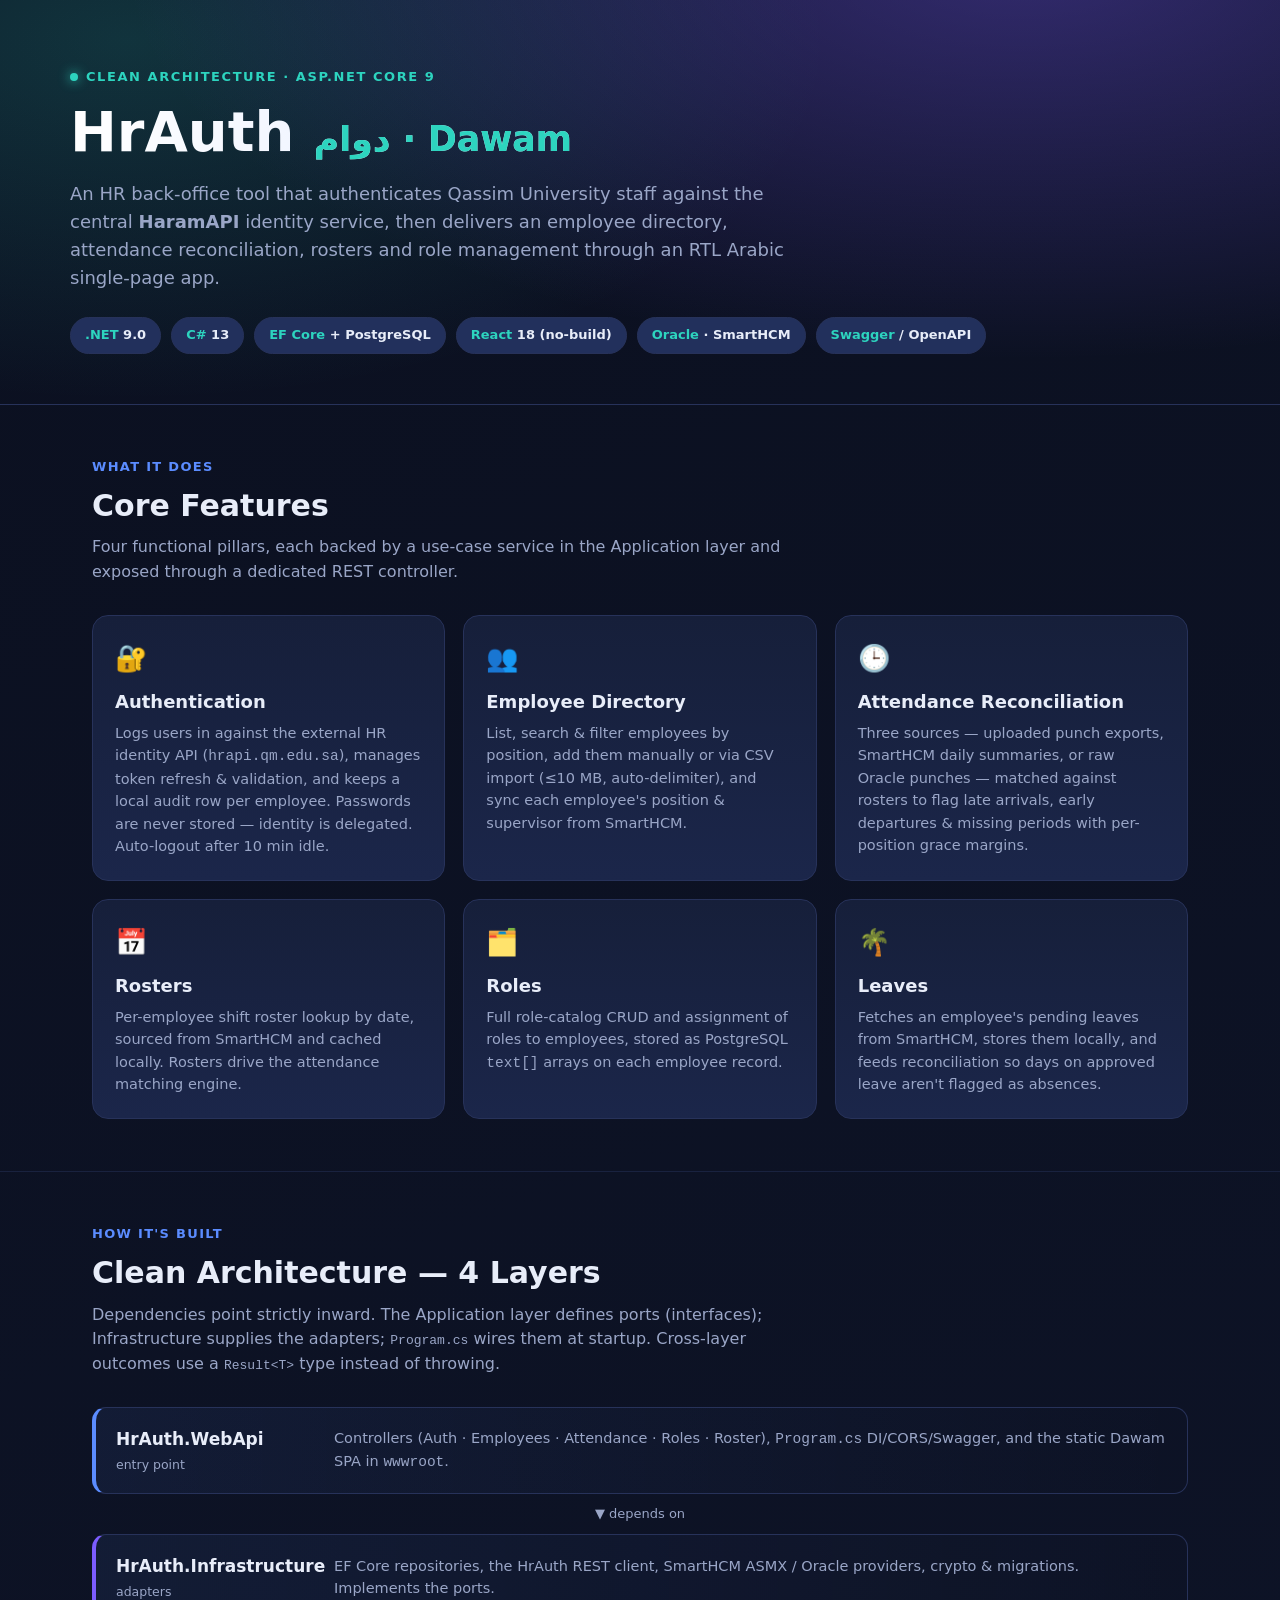
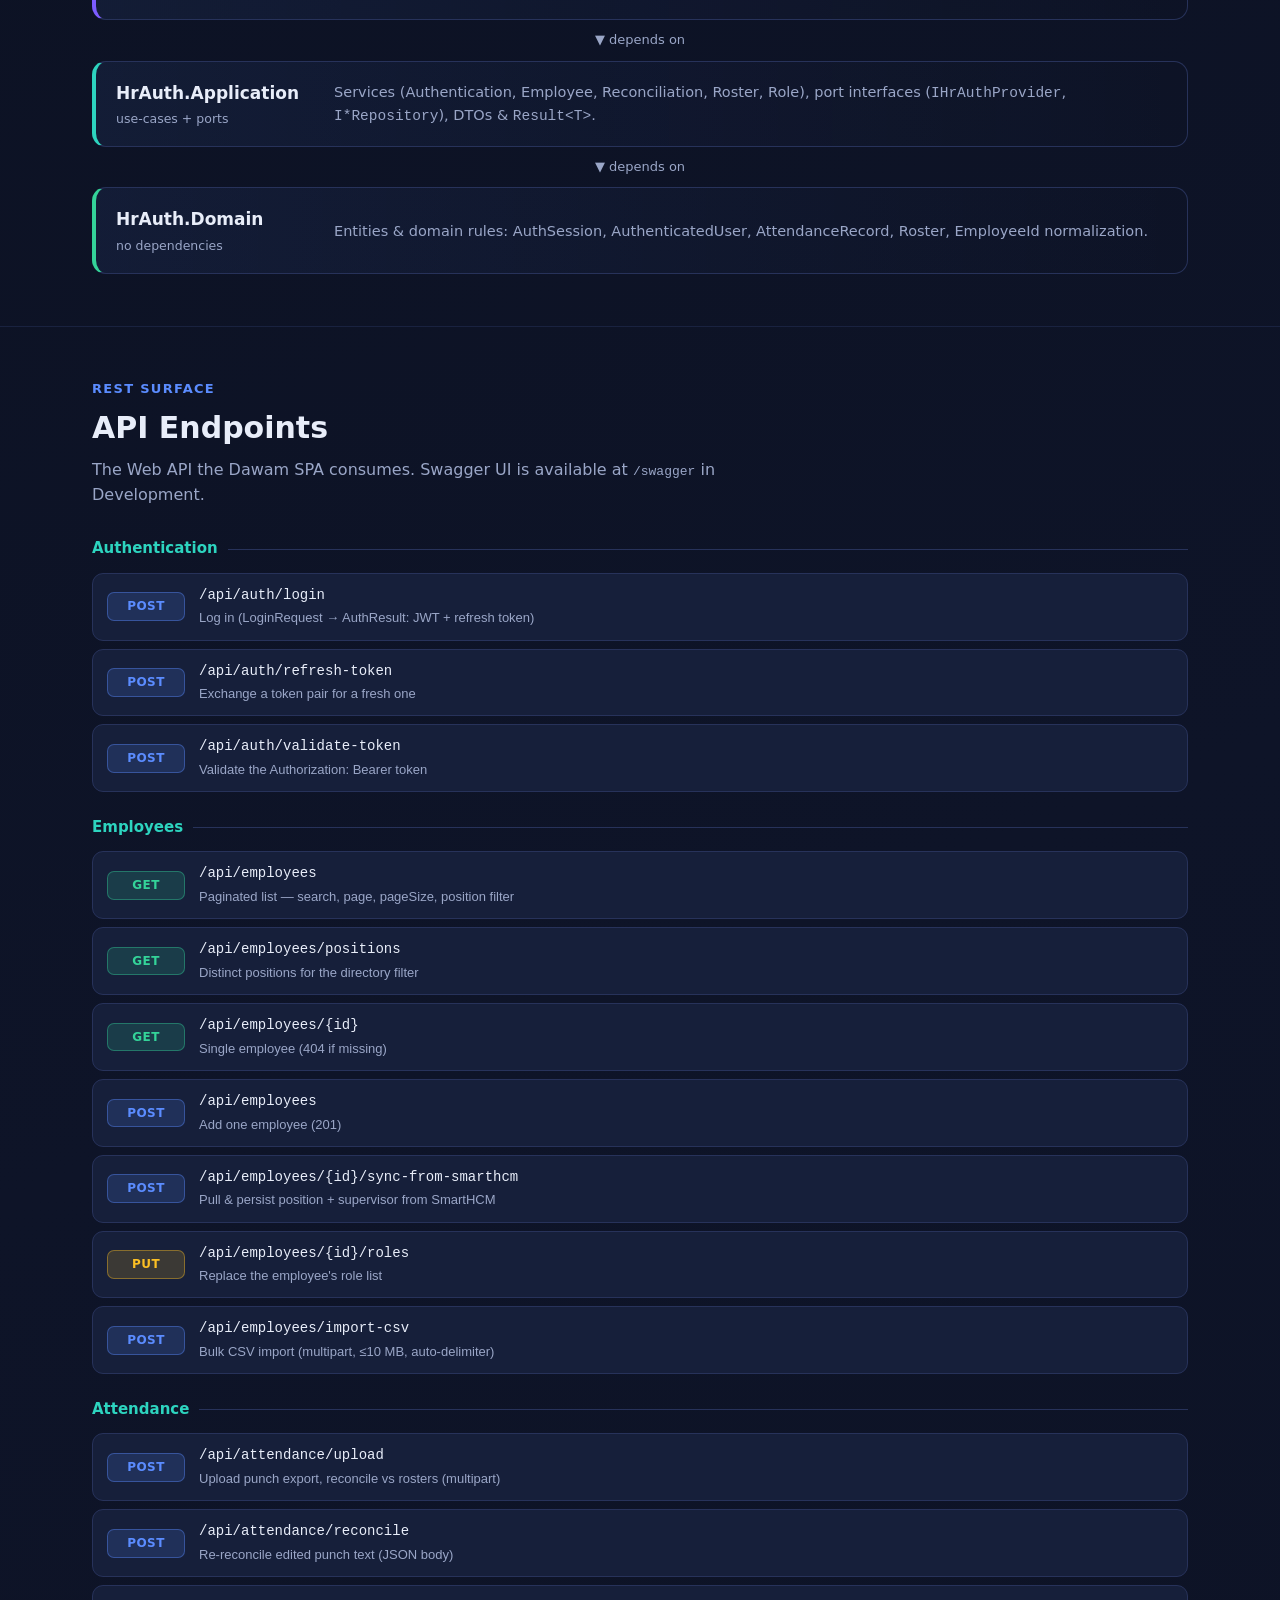
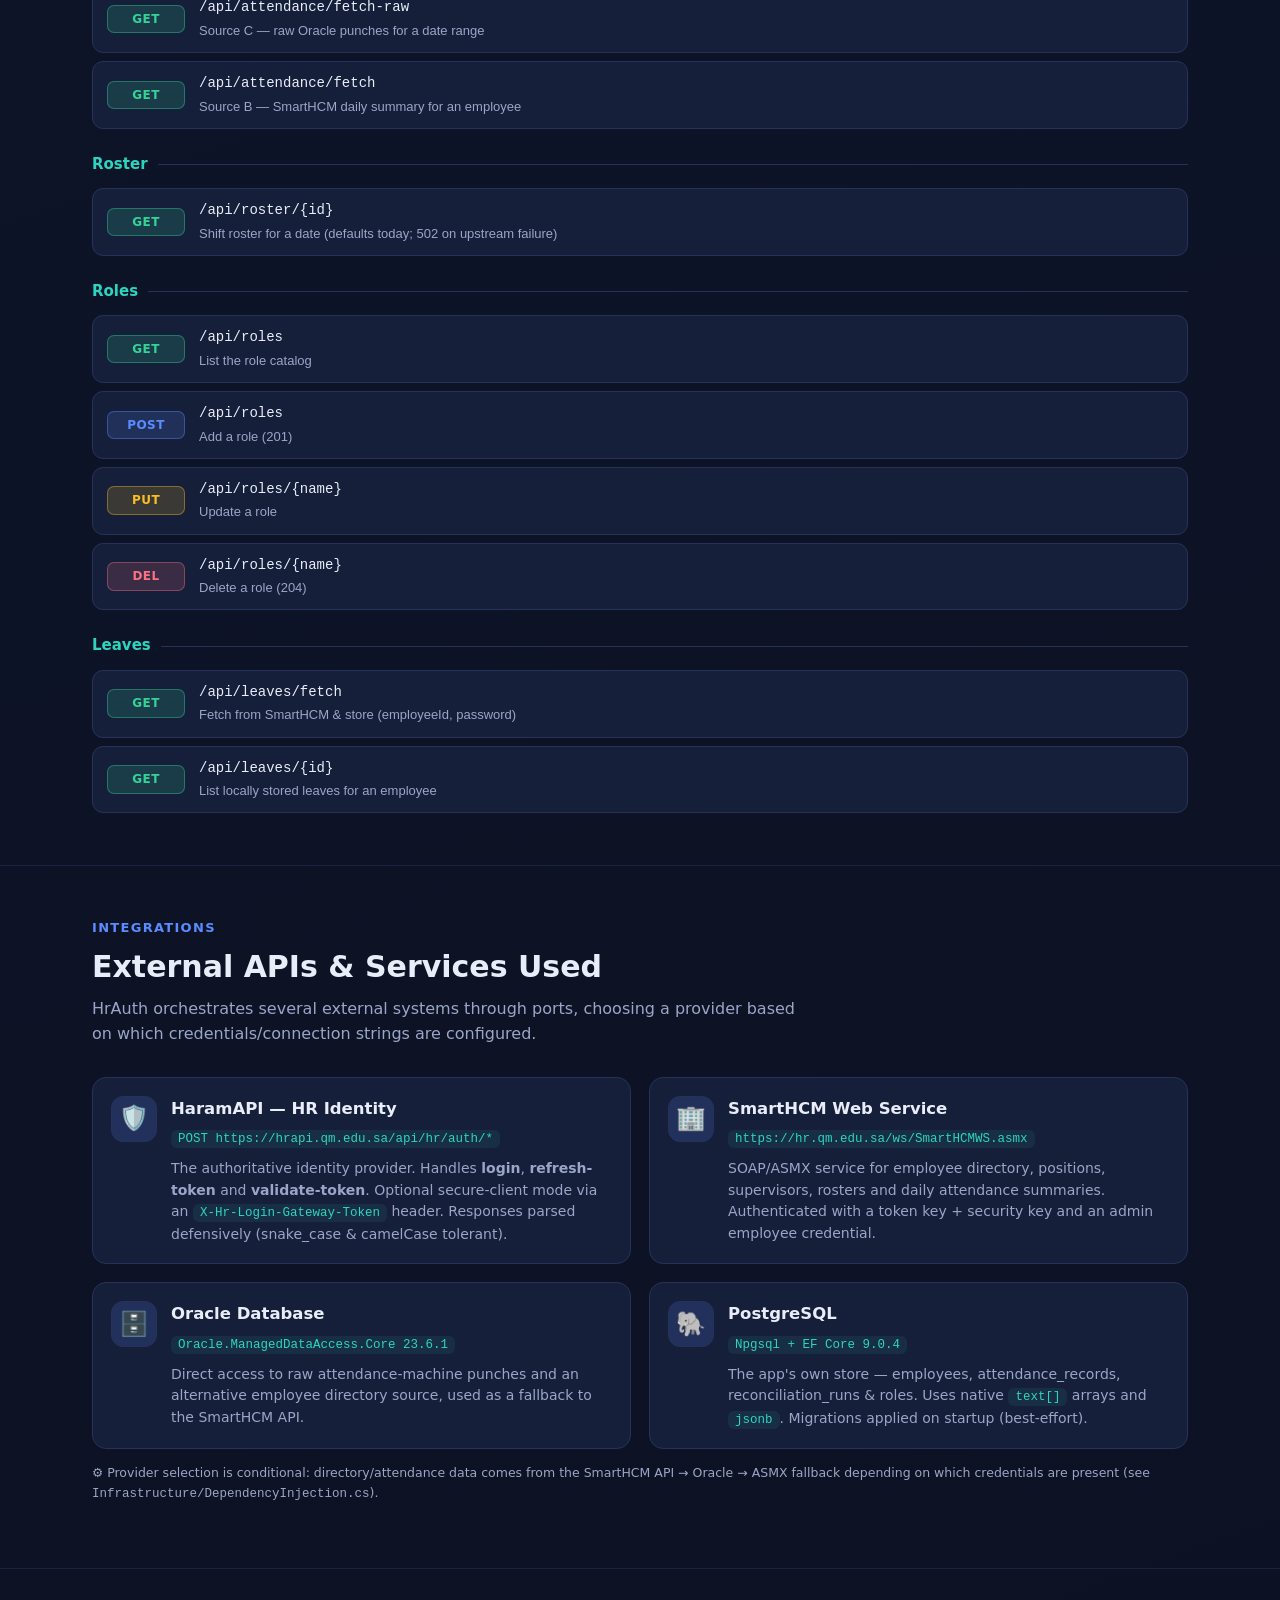
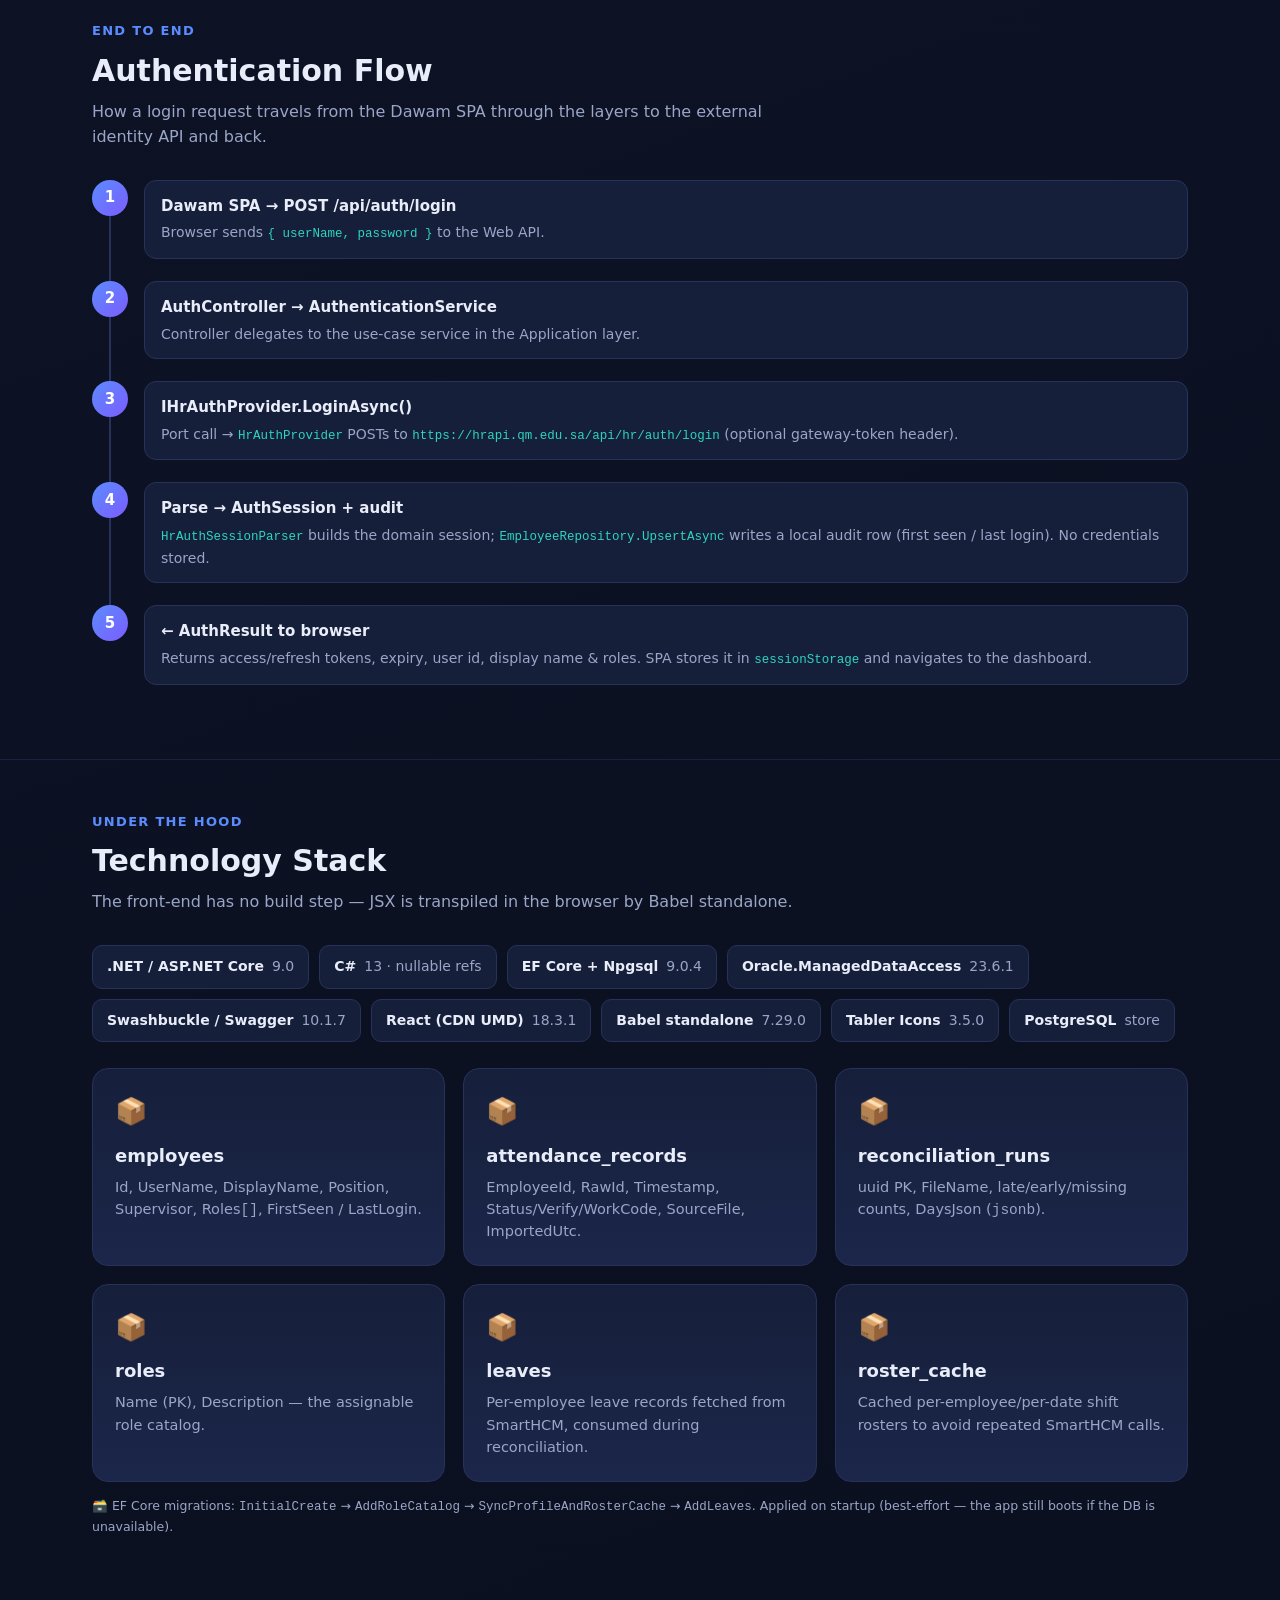
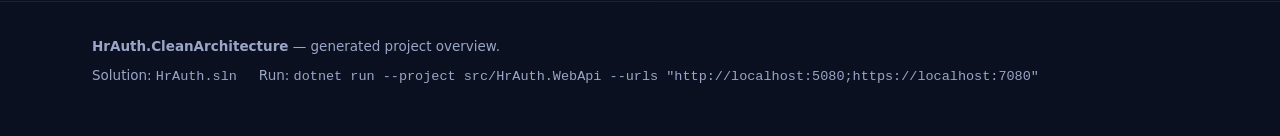
<file: project-overview.html>
<!DOCTYPE html>
<html lang="en" dir="ltr">
<head>
<meta charset="UTF-8">
<meta name="viewport" content="width=device-width, initial-scale=1.0">
<title>HrAuth · Dawam — Project Overview</title>
<style>
  :root{
    --bg:#0b1020; --bg2:#11182e; --card:#161f3a; --card2:#1b264a;
    --ink:#e8edf9; --muted:#9aa6c7; --line:#27325a;
    --brand:#5b8cff; --brand2:#7c5cff; --teal:#2dd4bf; --amber:#fbbf24;
    --green:#34d399; --red:#fb7185; --pill:#22305c;
  }
  *{box-sizing:border-box}
  html{scroll-behavior:smooth}
  body{
    margin:0; font-family:"Segoe UI",system-ui,-apple-system,sans-serif;
    background:linear-gradient(160deg,#0b1020,#0e1428 40%,#0b1020); color:var(--ink);
    line-height:1.55; -webkit-font-smoothing:antialiased;
  }
  a{color:var(--brand); text-decoration:none}
  .wrap{max-width:1140px; margin:0 auto; padding:0 22px}

  /* Hero */
  header.hero{
    position:relative; overflow:hidden;
    background:radial-gradient(900px 400px at 80% -10%,rgba(124,92,255,.35),transparent),
               radial-gradient(700px 360px at 10% 10%,rgba(45,212,191,.18),transparent);
    border-bottom:1px solid var(--line);
  }
  .hero-inner{padding:64px 0 50px}
  .eyebrow{display:inline-flex; gap:8px; align-items:center; font-size:13px; letter-spacing:.12em;
    text-transform:uppercase; color:var(--teal); font-weight:700; margin-bottom:16px}
  .dot{width:8px;height:8px;border-radius:50%;background:var(--teal);box-shadow:0 0 12px var(--teal)}
  h1{font-size:clamp(34px,5vw,56px); margin:0 0 10px; line-height:1.05; font-weight:800;
     background:linear-gradient(90deg,#fff,#bcd0ff); -webkit-background-clip:text; background-clip:text; color:transparent}
  .ar{font-size:.62em; color:var(--teal); -webkit-text-fill-color:var(--teal)}
  .lede{font-size:18px; color:var(--muted); max-width:760px}
  .badges{display:flex; flex-wrap:wrap; gap:10px; margin-top:26px}
  .badge{background:var(--pill); border:1px solid var(--line); color:var(--ink);
    padding:7px 14px; border-radius:999px; font-size:13px; font-weight:600}
  .badge b{color:var(--teal)}

  /* Section */
  section{padding:52px 0; border-bottom:1px solid rgba(39,50,90,.5)}
  .kicker{color:var(--brand); font-weight:700; letter-spacing:.1em; text-transform:uppercase; font-size:13px}
  h2{font-size:30px; margin:6px 0 6px; font-weight:800}
  .sub{color:var(--muted); margin:0 0 30px; max-width:720px}

  .grid{display:grid; gap:18px}
  .g2{grid-template-columns:repeat(2,1fr)}
  .g3{grid-template-columns:repeat(3,1fr)}
  .g4{grid-template-columns:repeat(4,1fr)}
  @media(max-width:880px){.g2,.g3,.g4{grid-template-columns:1fr}}

  .card{background:linear-gradient(180deg,var(--card),var(--card2)); border:1px solid var(--line);
    border-radius:16px; padding:22px; transition:transform .15s ease,border-color .15s ease}
  .card:hover{transform:translateY(-3px); border-color:var(--brand)}
  .card .ico{font-size:26px; margin-bottom:10px}
  .card h3{margin:0 0 6px; font-size:18px}
  .card p{margin:0; color:var(--muted); font-size:14.5px}

  /* Architecture layers */
  .layers{display:flex; flex-direction:column; gap:14px}
  .layer{display:grid; grid-template-columns:200px 1fr; gap:18px; align-items:center;
    border:1px solid var(--line); border-radius:14px; padding:18px 20px; position:relative;
    background:linear-gradient(90deg,rgba(91,140,255,.08),transparent)}
  .layer .name{font-weight:800; font-size:17px}
  .layer .name small{display:block; color:var(--muted); font-weight:500; font-size:12.5px; margin-top:3px}
  .layer .desc{color:var(--muted); font-size:14.5px}
  .layer.l1{border-left:4px solid var(--brand)}
  .layer.l2{border-left:4px solid var(--brand2)}
  .layer.l3{border-left:4px solid var(--teal)}
  .layer.l4{border-left:4px solid var(--green)}
  .arrow{text-align:center; color:var(--muted); font-size:13px; margin:-4px 0}
  @media(max-width:880px){.layer{grid-template-columns:1fr; gap:6px}}

  /* API table */
  .api{display:flex; flex-direction:column; gap:8px}
  .ep{display:grid; grid-template-columns:78px 1fr; gap:14px; align-items:center;
    border:1px solid var(--line); border-radius:11px; padding:11px 14px; background:var(--card)}
  .ep:hover{border-color:var(--brand)}
  .m{font-weight:800; font-size:12px; text-align:center; padding:4px 0; border-radius:7px; letter-spacing:.04em}
  .GET{background:rgba(52,211,153,.16); color:var(--green); border:1px solid rgba(52,211,153,.4)}
  .POST{background:rgba(91,140,255,.16); color:var(--brand); border:1px solid rgba(91,140,255,.4)}
  .PUT{background:rgba(251,191,36,.16); color:var(--amber); border:1px solid rgba(251,191,36,.4)}
  .route{font-family:"Cascadia Code",Consolas,monospace; font-size:14px}
  .route span{color:var(--muted); display:block; font-family:"Segoe UI",sans-serif; font-size:13px; margin-top:2px}

  .grp-h{display:flex; align-items:center; gap:10px; margin:24px 0 12px; font-size:15px; font-weight:700; color:var(--teal)}
  .grp-h::after{content:""; flex:1; height:1px; background:var(--line)}

  /* External APIs */
  .ext{display:grid; grid-template-columns:46px 1fr; gap:14px; align-items:flex-start;
    border:1px solid var(--line); border-radius:14px; padding:18px; background:var(--card)}
  .ext .e{font-size:24px; width:46px;height:46px; display:grid;place-items:center;
    background:var(--pill); border-radius:12px; border:1px solid var(--line)}
  .ext h3{margin:0 0 4px; font-size:16.5px}
  .ext code{font-family:Consolas,monospace; font-size:12.5px; color:var(--teal); background:rgba(45,212,191,.08);
    padding:2px 7px; border-radius:6px}
  .ext p{margin:8px 0 0; color:var(--muted); font-size:14px}

  /* tech chips */
  .tech{display:flex; flex-wrap:wrap; gap:10px}
  .chip{display:flex; gap:8px; align-items:center; background:var(--card); border:1px solid var(--line);
    border-radius:10px; padding:10px 14px; font-size:14px}
  .chip b{color:var(--ink)} .chip span{color:var(--muted)}

  /* flow */
  .flow{display:flex; flex-direction:column; gap:0}
  .step{display:grid; grid-template-columns:36px 1fr; gap:16px; padding:0 0 22px; position:relative}
  .step:not(:last-child)::before{content:""; position:absolute; left:17px; top:34px; bottom:-2px; width:2px; background:var(--line)}
  .num{width:36px;height:36px;border-radius:50%; display:grid;place-items:center; font-weight:800;
    background:linear-gradient(135deg,var(--brand),var(--brand2)); color:#fff; font-size:15px; z-index:1}
  .step .b{background:var(--card); border:1px solid var(--line); border-radius:12px; padding:13px 16px}
  .step .b b{font-size:15px} .step .b p{margin:4px 0 0; color:var(--muted); font-size:14px}
  .step .b code{font-family:Consolas,monospace; font-size:12.5px; color:var(--teal)}

  footer{padding:34px 0 60px; color:var(--muted); font-size:13.5px}
  .meta{display:flex; flex-wrap:wrap; gap:8px 22px; margin-top:8px}
  .note{font-size:12.5px; color:var(--muted); margin-top:14px}
</style>
</head>
<body>

<header class="hero">
  <div class="wrap hero-inner">
    <div class="eyebrow"><span class="dot"></span> Clean Architecture · ASP.NET Core 9</div>
    <h1>HrAuth <span class="ar">دوام · Dawam</span></h1>
    <p class="lede">An HR back-office tool that authenticates Qassim University staff against the central
      <b>HaramAPI</b> identity service, then delivers an employee directory, attendance reconciliation,
      rosters and role management through an RTL Arabic single-page app.</p>
    <div class="badges">
      <span class="badge"><b>.NET</b> 9.0</span>
      <span class="badge"><b>C#</b> 13</span>
      <span class="badge"><b>EF Core</b> + PostgreSQL</span>
      <span class="badge"><b>React</b> 18 (no-build)</span>
      <span class="badge"><b>Oracle</b> · SmartHCM</span>
      <span class="badge"><b>Swagger</b> / OpenAPI</span>
    </div>
  </div>
</header>

<!-- FEATURES -->
<section id="features">
  <div class="wrap">
    <div class="kicker">What it does</div>
    <h2>Core Features</h2>
    <p class="sub">Four functional pillars, each backed by a use-case service in the Application layer and exposed through a dedicated REST controller.</p>
    <div class="grid g3">
      <div class="card">
        <div class="ico">🔐</div>
        <h3>Authentication</h3>
        <p>Logs users in against the external HR identity API (<code>hrapi.qm.edu.sa</code>), manages token refresh &amp; validation, and keeps a local audit row per employee. Passwords are never stored — identity is delegated. Auto-logout after 10 min idle.</p>
      </div>
      <div class="card">
        <div class="ico">👥</div>
        <h3>Employee Directory</h3>
        <p>List, search &amp; filter employees by position, add them manually or via CSV import (≤10&nbsp;MB, auto-delimiter), and sync each employee's position &amp; supervisor from SmartHCM.</p>
      </div>
      <div class="card">
        <div class="ico">🕒</div>
        <h3>Attendance Reconciliation</h3>
        <p>Three sources — uploaded punch exports, SmartHCM daily summaries, or raw Oracle punches — matched against rosters to flag late arrivals, early departures &amp; missing periods with per-position grace margins.</p>
      </div>
      <div class="card">
        <div class="ico">📅</div>
        <h3>Rosters</h3>
        <p>Per-employee shift roster lookup by date, sourced from SmartHCM and cached locally. Rosters drive the attendance matching engine.</p>
      </div>
      <div class="card">
        <div class="ico">🗂️</div>
        <h3>Roles</h3>
        <p>Full role-catalog CRUD and assignment of roles to employees, stored as PostgreSQL <code>text[]</code> arrays on each employee record.</p>
      </div>
      <div class="card">
        <div class="ico">🌴</div>
        <h3>Leaves</h3>
        <p>Fetches an employee's pending leaves from SmartHCM, stores them locally, and feeds reconciliation so days on approved leave aren't flagged as absences.</p>
      </div>
    </div>
  </div>
</section>

<!-- ARCHITECTURE -->
<section id="architecture">
  <div class="wrap">
    <div class="kicker">How it's built</div>
    <h2>Clean Architecture — 4 Layers</h2>
    <p class="sub">Dependencies point strictly inward. The Application layer defines ports (interfaces); Infrastructure supplies the adapters; <code>Program.cs</code> wires them at startup. Cross-layer outcomes use a <code>Result&lt;T&gt;</code> type instead of throwing.</p>
    <div class="layers">
      <div class="layer l1">
        <div class="name">HrAuth.WebApi <small>entry point</small></div>
        <div class="desc">Controllers (Auth · Employees · Attendance · Roles · Roster), <code>Program.cs</code> DI/CORS/Swagger, and the static Dawam SPA in <code>wwwroot</code>.</div>
      </div>
      <div class="arrow">▼ depends on</div>
      <div class="layer l2">
        <div class="name">HrAuth.Infrastructure <small>adapters</small></div>
        <div class="desc">EF Core repositories, the HrAuth REST client, SmartHCM ASMX / Oracle providers, crypto &amp; migrations. Implements the ports.</div>
      </div>
      <div class="arrow">▼ depends on</div>
      <div class="layer l3">
        <div class="name">HrAuth.Application <small>use-cases + ports</small></div>
        <div class="desc">Services (Authentication, Employee, Reconciliation, Roster, Role), port interfaces (<code>IHrAuthProvider</code>, <code>I*Repository</code>), DTOs &amp; <code>Result&lt;T&gt;</code>.</div>
      </div>
      <div class="arrow">▼ depends on</div>
      <div class="layer l4">
        <div class="name">HrAuth.Domain <small>no dependencies</small></div>
        <div class="desc">Entities &amp; domain rules: AuthSession, AuthenticatedUser, AttendanceRecord, Roster, EmployeeId normalization.</div>
      </div>
    </div>
  </div>
</section>

<!-- INTERNAL API -->
<section id="api">
  <div class="wrap">
    <div class="kicker">REST surface</div>
    <h2>API Endpoints</h2>
    <p class="sub">The Web API the Dawam SPA consumes. Swagger UI is available at <code>/swagger</code> in Development.</p>

    <div class="grp-h">Authentication</div>
    <div class="api">
      <div class="ep"><div class="m POST">POST</div><div class="route">/api/auth/login<span>Log in (LoginRequest → AuthResult: JWT + refresh token)</span></div></div>
      <div class="ep"><div class="m POST">POST</div><div class="route">/api/auth/refresh-token<span>Exchange a token pair for a fresh one</span></div></div>
      <div class="ep"><div class="m POST">POST</div><div class="route">/api/auth/validate-token<span>Validate the Authorization: Bearer token</span></div></div>
    </div>

    <div class="grp-h">Employees</div>
    <div class="api">
      <div class="ep"><div class="m GET">GET</div><div class="route">/api/employees<span>Paginated list — search, page, pageSize, position filter</span></div></div>
      <div class="ep"><div class="m GET">GET</div><div class="route">/api/employees/positions<span>Distinct positions for the directory filter</span></div></div>
      <div class="ep"><div class="m GET">GET</div><div class="route">/api/employees/{id}<span>Single employee (404 if missing)</span></div></div>
      <div class="ep"><div class="m POST">POST</div><div class="route">/api/employees<span>Add one employee (201)</span></div></div>
      <div class="ep"><div class="m POST">POST</div><div class="route">/api/employees/{id}/sync-from-smarthcm<span>Pull &amp; persist position + supervisor from SmartHCM</span></div></div>
      <div class="ep"><div class="m PUT">PUT</div><div class="route">/api/employees/{id}/roles<span>Replace the employee's role list</span></div></div>
      <div class="ep"><div class="m POST">POST</div><div class="route">/api/employees/import-csv<span>Bulk CSV import (multipart, ≤10 MB, auto-delimiter)</span></div></div>
    </div>

    <div class="grp-h">Attendance</div>
    <div class="api">
      <div class="ep"><div class="m POST">POST</div><div class="route">/api/attendance/upload<span>Upload punch export, reconcile vs rosters (multipart)</span></div></div>
      <div class="ep"><div class="m POST">POST</div><div class="route">/api/attendance/reconcile<span>Re-reconcile edited punch text (JSON body)</span></div></div>
      <div class="ep"><div class="m GET">GET</div><div class="route">/api/attendance/fetch-raw<span>Source C — raw Oracle punches for a date range</span></div></div>
      <div class="ep"><div class="m GET">GET</div><div class="route">/api/attendance/fetch<span>Source B — SmartHCM daily summary for an employee</span></div></div>
    </div>

    <div class="grp-h">Roster</div>
    <div class="api">
      <div class="ep"><div class="m GET">GET</div><div class="route">/api/roster/{id}<span>Shift roster for a date (defaults today; 502 on upstream failure)</span></div></div>
    </div>

    <div class="grp-h">Roles</div>
    <div class="api">
      <div class="ep"><div class="m GET">GET</div><div class="route">/api/roles<span>List the role catalog</span></div></div>
      <div class="ep"><div class="m POST">POST</div><div class="route">/api/roles<span>Add a role (201)</span></div></div>
      <div class="ep"><div class="m PUT">PUT</div><div class="route">/api/roles/{name}<span>Update a role</span></div></div>
      <div class="ep"><div class="m PUT" style="background:rgba(251,113,133,.16);color:var(--red);border-color:rgba(251,113,133,.4)">DEL</div><div class="route">/api/roles/{name}<span>Delete a role (204)</span></div></div>
    </div>

    <div class="grp-h">Leaves</div>
    <div class="api">
      <div class="ep"><div class="m GET">GET</div><div class="route">/api/leaves/fetch<span>Fetch from SmartHCM &amp; store (employeeId, password)</span></div></div>
      <div class="ep"><div class="m GET">GET</div><div class="route">/api/leaves/{id}<span>List locally stored leaves for an employee</span></div></div>
    </div>
  </div>
</section>

<!-- EXTERNAL APIS -->
<section id="external">
  <div class="wrap">
    <div class="kicker">Integrations</div>
    <h2>External APIs &amp; Services Used</h2>
    <p class="sub">HrAuth orchestrates several external systems through ports, choosing a provider based on which credentials/connection strings are configured.</p>
    <div class="grid g2">
      <div class="ext">
        <div class="e">🛡️</div>
        <div>
          <h3>HaramAPI — HR Identity</h3>
          <code>POST https://hrapi.qm.edu.sa/api/hr/auth/*</code>
          <p>The authoritative identity provider. Handles <b>login</b>, <b>refresh-token</b> and <b>validate-token</b>. Optional secure-client mode via an <code>X-Hr-Login-Gateway-Token</code> header. Responses parsed defensively (snake_case &amp; camelCase tolerant).</p>
        </div>
      </div>
      <div class="ext">
        <div class="e">🏢</div>
        <div>
          <h3>SmartHCM Web Service</h3>
          <code>https://hr.qm.edu.sa/ws/SmartHCMWS.asmx</code>
          <p>SOAP/ASMX service for employee directory, positions, supervisors, rosters and daily attendance summaries. Authenticated with a token key + security key and an admin employee credential.</p>
        </div>
      </div>
      <div class="ext">
        <div class="e">🗄️</div>
        <div>
          <h3>Oracle Database</h3>
          <code>Oracle.ManagedDataAccess.Core 23.6.1</code>
          <p>Direct access to raw attendance-machine punches and an alternative employee directory source, used as a fallback to the SmartHCM API.</p>
        </div>
      </div>
      <div class="ext">
        <div class="e">🐘</div>
        <div>
          <h3>PostgreSQL</h3>
          <code>Npgsql + EF Core 9.0.4</code>
          <p>The app's own store — employees, attendance_records, reconciliation_runs &amp; roles. Uses native <code>text[]</code> arrays and <code>jsonb</code>. Migrations applied on startup (best-effort).</p>
        </div>
      </div>
    </div>
    <p class="note">⚙️ Provider selection is conditional: directory/attendance data comes from the SmartHCM API → Oracle → ASMX fallback depending on which credentials are present (see <code>Infrastructure/DependencyInjection.cs</code>).</p>
  </div>
</section>

<!-- AUTH FLOW -->
<section id="flow">
  <div class="wrap">
    <div class="kicker">End to end</div>
    <h2>Authentication Flow</h2>
    <p class="sub">How a login request travels from the Dawam SPA through the layers to the external identity API and back.</p>
    <div class="flow">
      <div class="step"><div class="num">1</div><div class="b"><b>Dawam SPA → POST /api/auth/login</b><p>Browser sends <code>{ userName, password }</code> to the Web API.</p></div></div>
      <div class="step"><div class="num">2</div><div class="b"><b>AuthController → AuthenticationService</b><p>Controller delegates to the use-case service in the Application layer.</p></div></div>
      <div class="step"><div class="num">3</div><div class="b"><b>IHrAuthProvider.LoginAsync()</b><p>Port call → <code>HrAuthProvider</code> POSTs to <code>https://hrapi.qm.edu.sa/api/hr/auth/login</code> (optional gateway-token header).</p></div></div>
      <div class="step"><div class="num">4</div><div class="b"><b>Parse → AuthSession + audit</b><p><code>HrAuthSessionParser</code> builds the domain session; <code>EmployeeRepository.UpsertAsync</code> writes a local audit row (first seen / last login). No credentials stored.</p></div></div>
      <div class="step"><div class="num">5</div><div class="b"><b>← AuthResult to browser</b><p>Returns access/refresh tokens, expiry, user id, display name &amp; roles. SPA stores it in <code>sessionStorage</code> and navigates to the dashboard.</p></div></div>
    </div>
  </div>
</section>

<!-- TECH STACK -->
<section id="stack">
  <div class="wrap">
    <div class="kicker">Under the hood</div>
    <h2>Technology Stack</h2>
    <p class="sub">The front-end has no build step — JSX is transpiled in the browser by Babel standalone.</p>
    <div class="tech">
      <div class="chip"><b>.NET / ASP.NET Core</b><span>9.0</span></div>
      <div class="chip"><b>C#</b><span>13 · nullable refs</span></div>
      <div class="chip"><b>EF Core + Npgsql</b><span>9.0.4</span></div>
      <div class="chip"><b>Oracle.ManagedDataAccess</b><span>23.6.1</span></div>
      <div class="chip"><b>Swashbuckle / Swagger</b><span>10.1.7</span></div>
      <div class="chip"><b>React (CDN UMD)</b><span>18.3.1</span></div>
      <div class="chip"><b>Babel standalone</b><span>7.29.0</span></div>
      <div class="chip"><b>Tabler Icons</b><span>3.5.0</span></div>
      <div class="chip"><b>PostgreSQL</b><span>store</span></div>
    </div>

    <div class="grid g3" style="margin-top:26px">
      <div class="card"><div class="ico">📦</div><h3>employees</h3><p>Id, UserName, DisplayName, Position, Supervisor, Roles<code>[]</code>, FirstSeen / LastLogin.</p></div>
      <div class="card"><div class="ico">📦</div><h3>attendance_records</h3><p>EmployeeId, RawId, Timestamp, Status/Verify/WorkCode, SourceFile, ImportedUtc.</p></div>
      <div class="card"><div class="ico">📦</div><h3>reconciliation_runs</h3><p>uuid PK, FileName, late/early/missing counts, DaysJson (<code>jsonb</code>).</p></div>
      <div class="card"><div class="ico">📦</div><h3>roles</h3><p>Name (PK), Description — the assignable role catalog.</p></div>
      <div class="card"><div class="ico">📦</div><h3>leaves</h3><p>Per-employee leave records fetched from SmartHCM, consumed during reconciliation.</p></div>
      <div class="card"><div class="ico">📦</div><h3>roster_cache</h3><p>Cached per-employee/per-date shift rosters to avoid repeated SmartHCM calls.</p></div>
    </div>
    <p class="note">🗃️ EF Core migrations: <code>InitialCreate</code> → <code>AddRoleCatalog</code> → <code>SyncProfileAndRosterCache</code> → <code>AddLeaves</code>. Applied on startup (best-effort — the app still boots if the DB is unavailable).</p>
  </div>
</section>

<footer>
  <div class="wrap">
    <b>HrAuth.CleanArchitecture</b> — generated project overview.
    <div class="meta">
      <span>Solution: <code>HrAuth.sln</code></span>
      <span>Run: <code>dotnet run --project src/HrAuth.WebApi --urls "http://localhost:5080;https://localhost:7080"</code></span>
    </div>
  </div>
</footer>

</body>
</html>
</file>
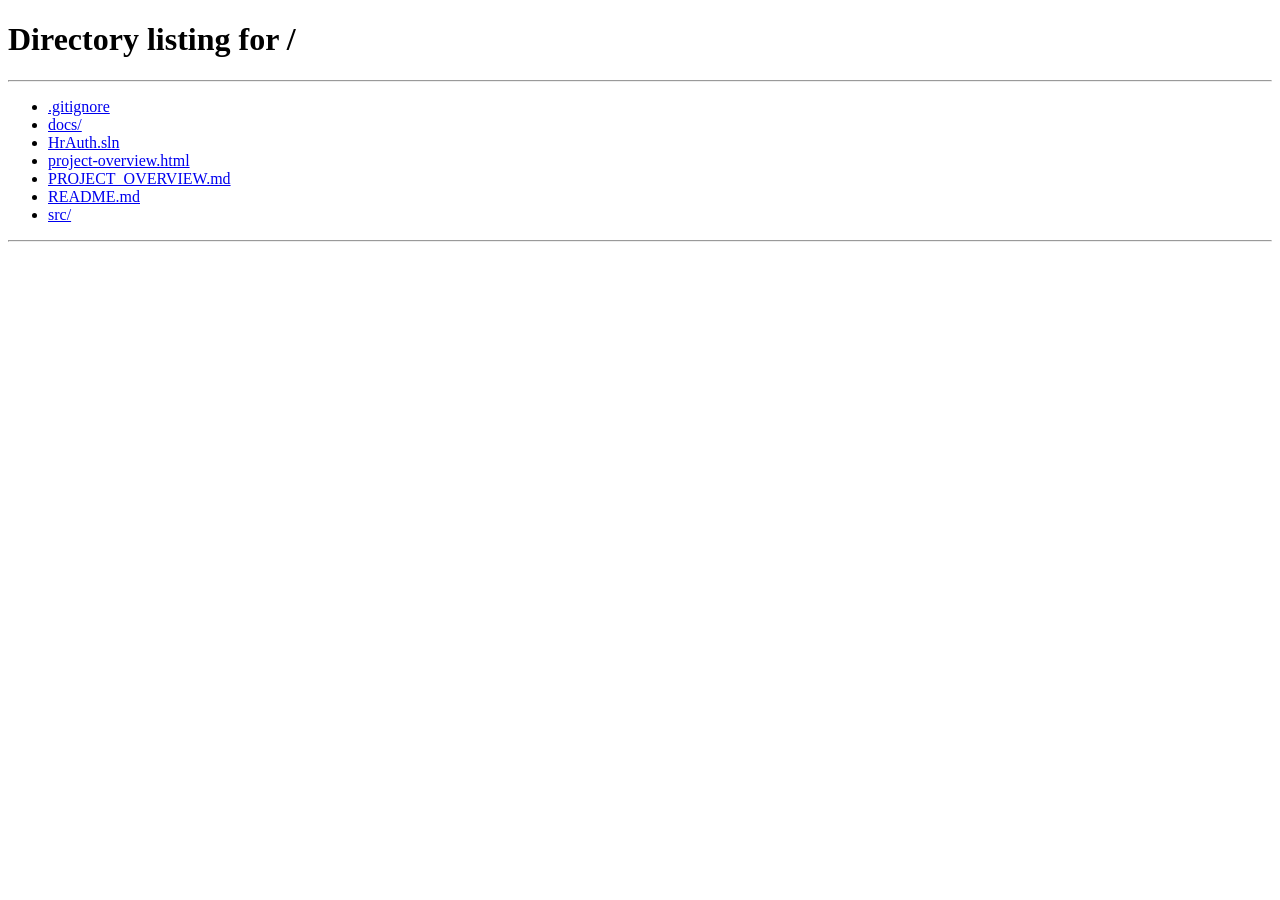
<file: src/HrAuth.WebApi/wwwroot/absent-report.html>
<!DOCTYPE html>
<html lang="en">
<head>
  <meta charset="UTF-8" />
  <meta name="viewport" content="width=device-width, initial-scale=1.0" />
  <title>HrAuth — Daily Absent Report</title>
  <link rel="stylesheet" href="styles.css" />
</head>
<body>
  <header class="topbar">
    <div class="topbar-brand">
      <div class="brand-mark sm">HR</div><span>HrAuth</span>
    </div>
    <nav class="topnav">
      <a href="dashboard.html">Dashboard</a>
      <a href="roster.html">Roster</a>
      <a href="upload.html">Upload attendance</a>
      <a href="employees.html">Employees</a>
      <a href="roles.html">Roles</a>
      <a href="reconciliation.html">Reconciliation</a>
      <a href="absent-report.html" class="active">Absent report</a>
    </nav>
    <div class="topbar-user">
      <span id="topbar-username" class="muted"></span>
      <button id="logout-btn" class="btn btn-ghost btn-sm">Sign out</button>
    </div>
  </header>

  <main class="dashboard">
    <section class="hero card">
      <div>
        <p class="muted">Teaching staff / admin</p>
        <h2>Daily absent report</h2>
        <p class="muted small">
          One row per employee / day / period group with no attendance
          (morning = periods 1–3, evening = 4–6). Source: SmartHCM.
        </p>
      </div>
    </section>

    <section class="card">
      <h3>Report range</h3>
      <div class="roster-controls">
        <div>
          <label for="from">From</label>
          <input id="from" type="date" />
        </div>
        <div>
          <label for="to">To</label>
          <input id="to" type="date" />
        </div>
        <div>
          <label for="employeeId">Employee ID (optional)</label>
          <input id="employeeId" type="text" placeholder="all employees" />
        </div>
        <button id="load-btn" class="btn btn-primary btn-inline">
          <span class="btn-label">Load report</span>
          <span class="spinner" hidden></span>
        </button>
      </div>
      <p id="report-error" class="error" hidden></p>
    </section>

    <section id="report-section" class="card" hidden>
      <div class="shift-head">
        <h3>Absences</h3>
        <span id="report-meta" class="muted small"></span>
      </div>
      <div class="table-wrap">
        <table class="data">
          <thead>
            <tr>
              <th>Date</th><th>Employee</th><th>Name</th><th>Position</th>
              <th>Department</th><th>Group</th><th>Periods</th>
              <th>Required h</th><th>Present h</th><th>Leave h</th>
              <th>Status</th><th></th>
            </tr>
          </thead>
          <tbody id="report-rows"></tbody>
        </table>
      </div>
    </section>

    <section id="empty-section" class="card" hidden>
      <p class="muted">No absences found for the selected range. 🎉</p>
    </section>
  </main>

  <p id="toast" class="toast" hidden></p>
  <script src="absent-report.js"></script>
</body>
</html>
</file>
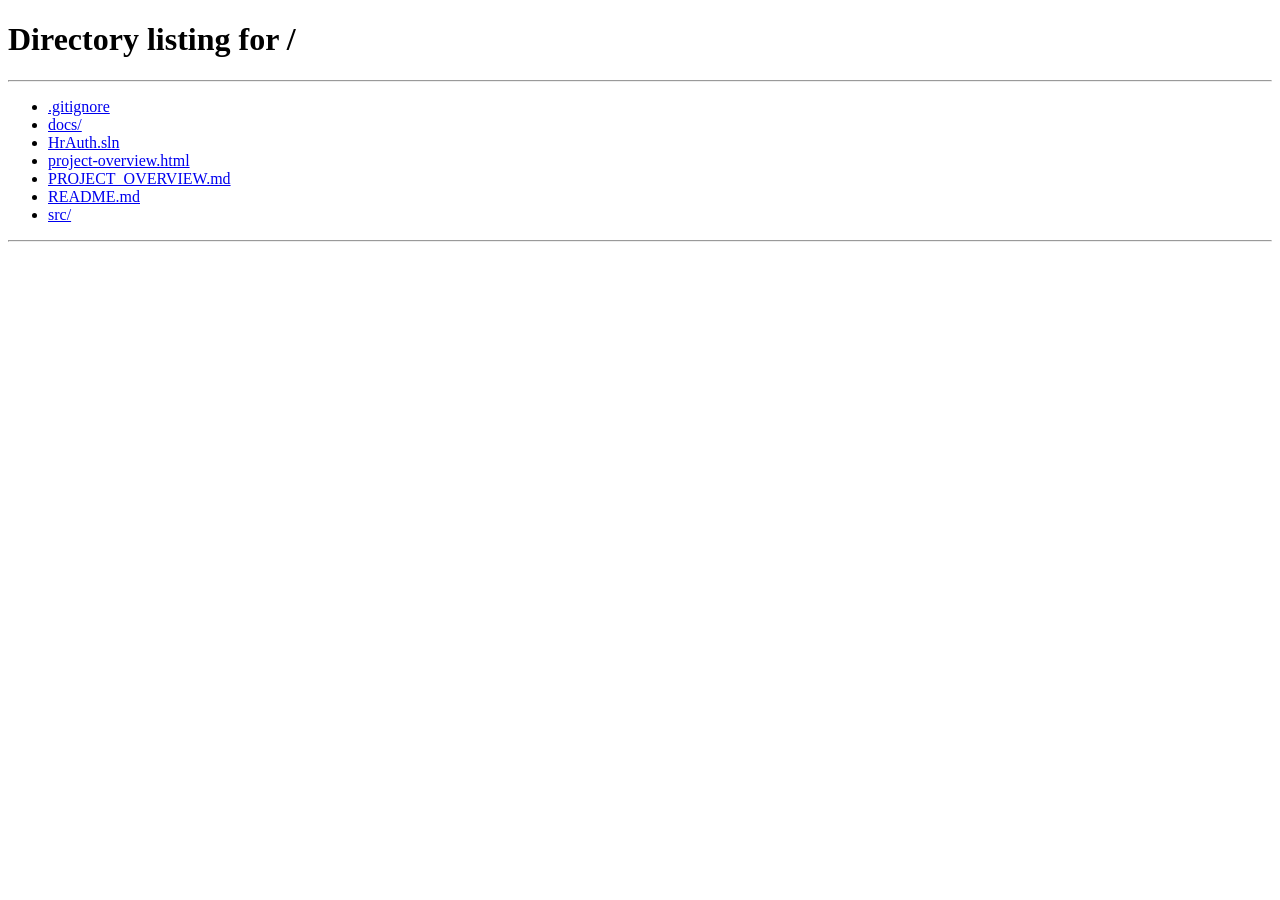
<file: src/HrAuth.WebApi/wwwroot/dashboard.html>
﻿<!DOCTYPE html>
<html lang="en">
<head>
  <meta charset="UTF-8" />
  <meta name="viewport" content="width=device-width, initial-scale=1.0" />
  <title>HrAuth â€” Dashboard</title>
  <link rel="stylesheet" href="styles.css" />
</head>
<body>
  <header class="topbar">
    <div class="topbar-brand">
      <div class="brand-mark sm">HR</div><span>HrAuth</span>
    </div>
    <nav class="topnav">
      <a href="dashboard.html" class="active">Dashboard</a>
      <a href="roster.html">Roster</a>
      <a href="upload.html">Upload attendance</a>
      <a href="employees.html">Employees</a>
      <a href="roles.html">Roles</a>
      <a href="reconciliation.html">Reconciliation</a>
      <a href="absent-report.html">Absent report</a>
    </nav>
    <div class="topbar-user">
      <span id="topbar-username" class="muted"></span>
      <button id="logout-btn" class="btn btn-ghost btn-sm">Sign out</button>
    </div>
  </header>

  <main class="dashboard">
    <section class="hero card">
      <div>
        <p class="muted">Welcome back,</p>
        <h2 id="welcome-name" dir="auto">â€”</h2>
        <p id="welcome-sub" class="muted small"></p>
      </div>
      <div id="admin-badge" class="pill pill-admin" hidden>Administrator</div>
    </section>

    <div class="grid">
      <section class="card">
        <h3>Account</h3>
        <dl class="kv">
          <dt>Employee ID</dt><dd id="kv-userid">â€”</dd>
          <dt>Username</dt><dd id="kv-username">â€”</dd>
          <dt>Name</dt><dd id="kv-name" dir="auto">â€”</dd>
          <dt>Position</dt><dd id="kv-position" dir="auto">â€”</dd>
          <dt>Supervisor</dt><dd id="kv-supervisor" dir="auto">â€”</dd>
          <dt>Roles</dt><dd id="kv-roles" class="roles">â€”</dd>
        </dl>
      </section>

      <section class="card">
        <h3>Session</h3>
        <dl class="kv">
          <dt>Token expires</dt><dd id="kv-expires">â€”</dd>
          <dt>Status</dt><dd><span id="kv-status" class="pill">unknown</span></dd>
        </dl>
        <div class="actions">
          <button id="validate-btn" class="btn btn-sm">Validate token</button>
          <button id="refresh-btn" class="btn btn-sm">Refresh token</button>
        </div>
      </section>

      <section class="card span-2">
        <h3>Access token</h3>
        <code id="token-box" class="token">â€”</code>
        <button id="copy-btn" class="btn btn-sm">Copy token</button>
      </section>
    </div>
  </main>

  <p id="toast" class="toast" hidden></p>
  <script src="dashboard.js"></script>
</body>
</html>
</file>
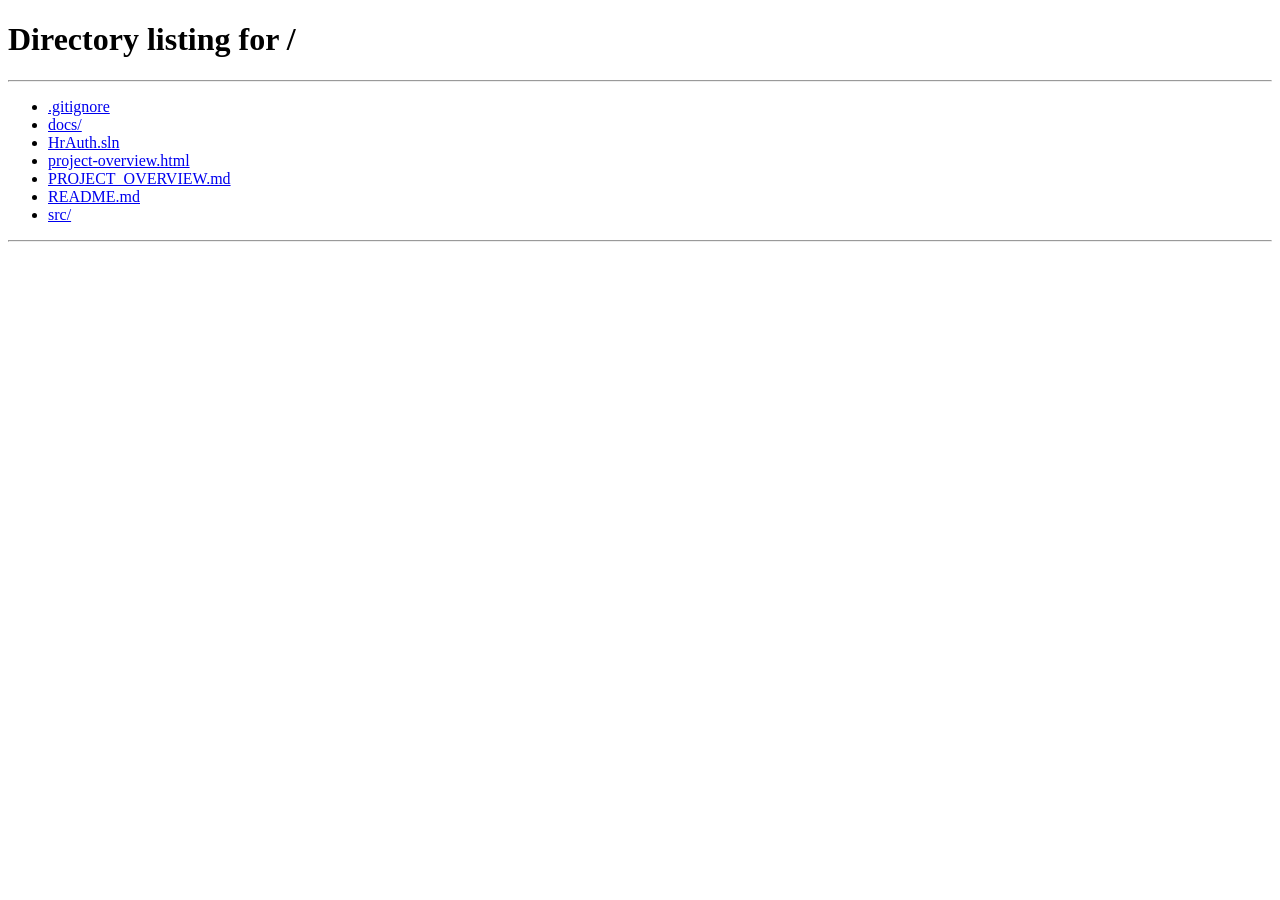
<file: src/HrAuth.WebApi/wwwroot/employees.html>
﻿<!DOCTYPE html>
<html lang="en">
<head>
  <meta charset="UTF-8" />
  <meta name="viewport" content="width=device-width, initial-scale=1.0" />
  <title>HrAuth â€” Employee directory</title>
  <link rel="stylesheet" href="styles.css" />
</head>
<body>
  <header class="topbar">
    <div class="topbar-brand">
      <div class="brand-mark sm">HR</div><span>HrAuth</span>
    </div>
    <nav class="topnav">
      <a href="dashboard.html">Dashboard</a>
      <a href="roster.html">Roster</a>
      <a href="upload.html">Upload attendance</a>
      <a href="employees.html" class="active">Employees</a>
      <a href="roles.html">Roles</a>
      <a href="reconciliation.html">Reconciliation</a>
      <a href="absent-report.html">Absent report</a>
    </nav>
    <div class="topbar-user">
      <span id="topbar-username" class="muted"></span>
      <button id="logout-btn" class="btn btn-ghost btn-sm">Sign out</button>
    </div>
  </header>

  <main class="dashboard">
    <section class="hero card">
      <div>
        <p class="muted">Employee directory</p>
        <h2>Employees</h2>
        <p class="muted small">
          Browse, add, or bulk-import employees so reconciliation can label
          attendance rows by name.
        </p>
      </div>
      <div class="hero-stats">
        <span id="hero-total" class="num">â€”</span>
        <span class="lbl">in directory</span>
      </div>
    </section>

    <section class="card">
      <div class="tabs">
        <button id="tab-directory" class="tab active" type="button">Directory</button>
        <button id="tab-import"    class="tab" type="button">Import CSV</button>
      </div>

      <!-- â”€â”€â”€â”€â”€ Directory tab â”€â”€â”€â”€â”€ -->
      <div id="panel-directory">
        <h3>Add new employee</h3>
        <form id="add-form" class="role-add-row">
          <input id="add-id" type="text" inputmode="numeric"
                 placeholder="Employee ID (digits â€” padded to 8)"
                 maxlength="32" required />
          <input id="add-name" type="text" dir="auto"
                 placeholder="Full name (Arabic OK)"
                 maxlength="256" required />
          <input id="add-username" type="text"
                 placeholder="Username (optional)" maxlength="128" />
          <input id="add-position" type="text" dir="auto"
                 placeholder="Position (optional)" maxlength="128" />
          <input id="add-supervisor" type="text" inputmode="numeric"
                 placeholder="Supervisor ID (optional)" maxlength="32" />
          <button id="add-btn" type="submit" class="btn btn-primary btn-inline">
            <span class="btn-label">Add employee</span>
            <span class="spinner" hidden></span>
          </button>
        </form>
        <p id="add-error" class="error" hidden></p>

        <h3 style="margin-top:18px;">Directory</h3>
        <div class="roster-controls">
          <div>
            <label for="emp-search">Search</label>
            <input id="emp-search" type="text"
                   placeholder="ID, username, or name (Arabic OK)" />
          </div>
          <div>
            <label for="emp-pagesize">Page size</label>
            <select id="emp-pagesize">
              <option>25</option><option>50</option><option>100</option>
            </select>
          </div>
        </div>
        <p id="dir-status" class="muted small">Loadingâ€¦</p>
        <p id="dir-error" class="error" hidden></p>

        <div class="table-wrap">
          <table class="data">
            <thead>
              <tr>
                <th>Employee ID</th>
                <th>Name</th>
                <th>Username</th>
                <th>Position</th>
                <th>Supervisor</th>
                <th>Roles</th>
              </tr>
            </thead>
            <tbody id="dir-rows"></tbody>
          </table>
        </div>

        <div class="pagination">
          <button id="page-prev" class="btn btn-sm">â† Prev</button>
          <span id="page-label" class="muted small">Page 1</span>
          <button id="page-next" class="btn btn-sm">Next â†’</button>
        </div>
      </div>

      <!-- â”€â”€â”€â”€â”€ Import CSV tab â”€â”€â”€â”€â”€ -->
      <div id="panel-import" hidden>
        <h3>Upload directory CSV</h3>
        <p class="muted small">
          Accepted formats: <code>ID,Name</code> Â· <code>ID&lt;TAB&gt;Name</code> Â·
          <code>ID;Name</code>. UTF-8 only. A header row on line 1 is auto-skipped.
          IDs are padded to 8 digits. Existing employees keep their
          UserName/Roles/LastLoginUtc â€” only the display name is updated.
        </p>

        <form id="import-form">
          <input id="file-input" type="file" accept=".csv,.tsv,.txt,text/csv"
                 required />
          <button id="import-btn" type="submit" class="btn btn-primary">
            <span class="btn-label">Import</span>
            <span class="spinner" hidden></span>
          </button>
        </form>

        <h3>Or import from the HR API</h3>
        <p class="muted small">
          Fetches every employee (ID, name, position) straight from the HR API
          — no file needed. Positions are only written when the HR API reports
          one, so a blank never erases a stored value.
        </p>
        <button id="hrapi-import-btn" type="button" class="btn btn-primary">
          <span class="btn-label">Import from HR API</span>
          <span class="spinner" hidden></span>
        </button>

        <p id="import-error" class="error" hidden></p>

        <div id="result-section" class="card" hidden>
          <h3>Import result â€” <span id="result-file" class="muted"></span></h3>
          <div class="stats">
            <div class="stat">
              <div id="stat-parsed" class="num">0</div>
              <div class="lbl">Lines parsed</div>
            </div>
            <div class="stat">
              <div id="stat-imported" class="num">0</div>
              <div class="lbl">Rows written</div>
            </div>
            <div class="stat warn">
              <div id="stat-skipped" class="num">0</div>
              <div class="lbl">Rows skipped</div>
            </div>
            <div class="stat">
              <div id="stat-total" class="num">0</div>
              <div class="lbl">Total in DB</div>
            </div>
          </div>

          <div id="warnings-wrap" hidden>
            <h4>Skipped rows (first 25)</h4>
            <ul id="warnings-list" class="warnings"></ul>
          </div>
        </div>
      </div>
    </section>
  </main>

  <p id="toast" class="toast" hidden></p>
  <script src="employees.js"></script>
</body>
</html>
</file>
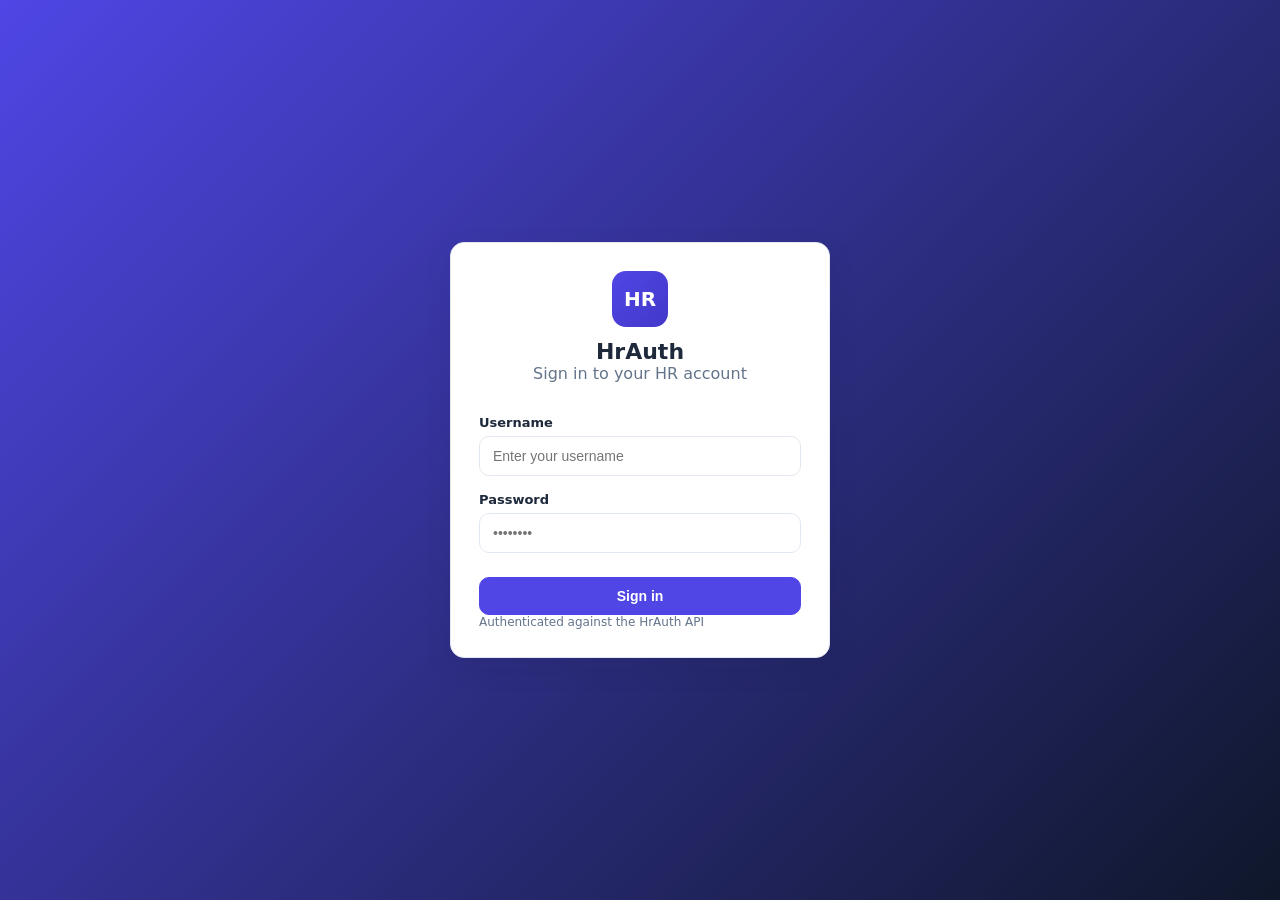
<file: src/HrAuth.WebApi/wwwroot/index-legacy.html>
<!DOCTYPE html>
<html lang="en">
<head>
  <meta charset="UTF-8" />
  <meta name="viewport" content="width=device-width, initial-scale=1.0" />
  <title>HrAuth — Sign in</title>
  <link rel="stylesheet" href="styles.css" />
</head>
<body>
  <main class="view login-bg">
    <section class="card auth-card">
      <div class="brand">
        <div class="brand-mark">HR</div>
        <h1>HrAuth</h1>
        <p class="muted">Sign in to your HR account</p>
      </div>
      <form id="login-form" autocomplete="on">
        <label for="userName">Username</label>
        <input id="userName" name="userName" type="text" required
               placeholder="Enter your username" />

        <label for="password">Password</label>
        <input id="password" name="password" type="password" required
               placeholder="••••••••" />

        <button id="login-btn" type="submit" class="btn btn-primary">
          <span class="btn-label">Sign in</span>
          <span class="spinner" hidden></span>
        </button>

        <p id="login-error" class="error" hidden></p>
      </form>
      <p class="muted small">Authenticated against the HrAuth API</p>
    </section>
  </main>
  <script src="login.js"></script>
</body>
</html>
</file>
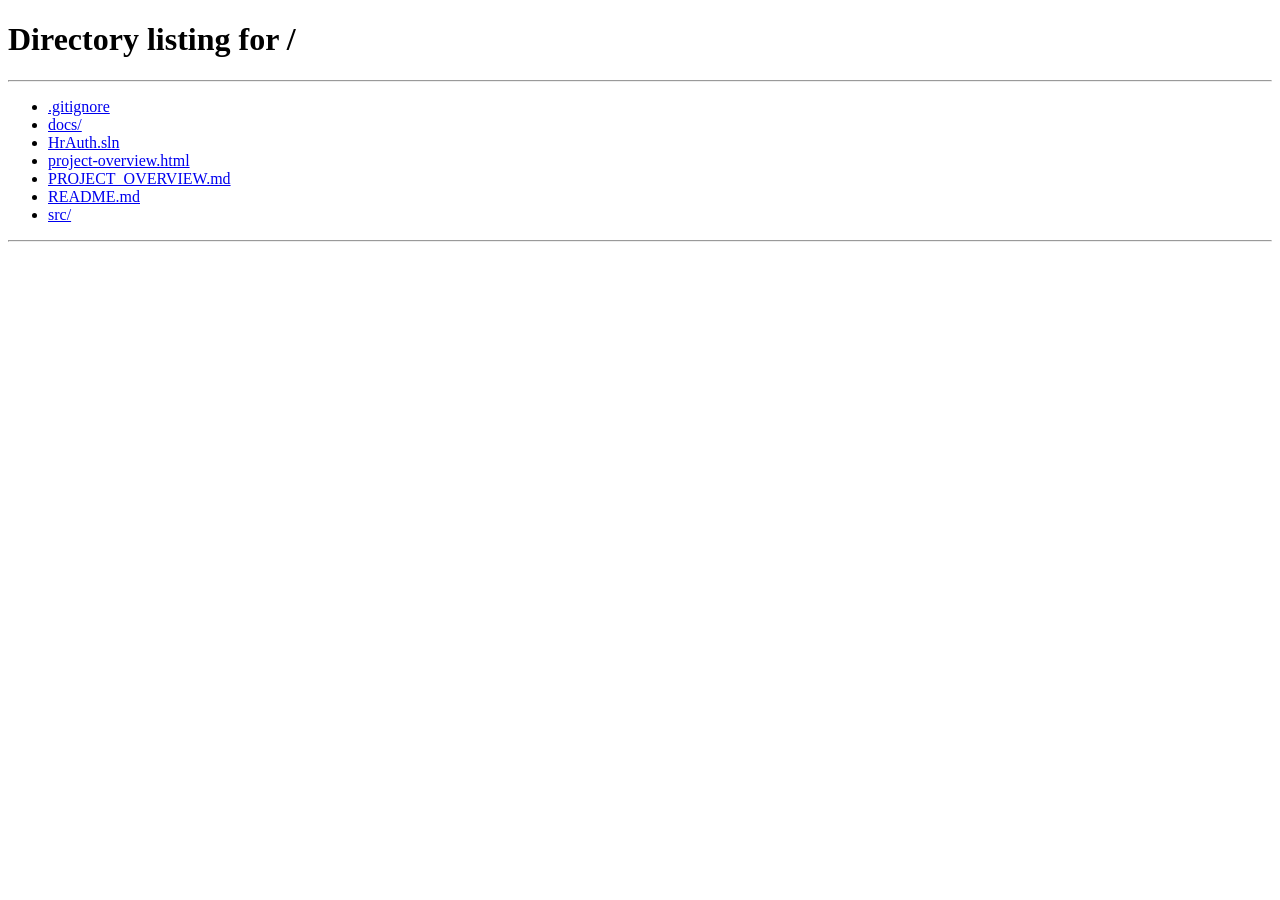
<file: src/HrAuth.WebApi/wwwroot/reconciliation.html>
﻿<!DOCTYPE html>
<html lang="en">
<head>
  <meta charset="UTF-8" />
  <meta name="viewport" content="width=device-width, initial-scale=1.0" />
  <title>HrAuth â€” Roster Reconciliation</title>
  <meta http-equiv="Cache-Control" content="no-cache, no-store, must-revalidate" />
  <meta http-equiv="Pragma" content="no-cache" />
  <link rel="stylesheet" href="styles.css?v=3" />
</head>
<body>
  <header class="topbar">
    <div class="topbar-brand">
      <div class="brand-mark sm">HR</div><span>HrAuth</span>
    </div>
    <nav class="topnav">
      <a href="dashboard.html">Dashboard</a>
      <a href="roster.html">Roster</a>
      <a href="upload.html">Upload attendance</a>
      <a href="employees.html">Employees</a>
      <a href="roles.html">Roles</a>
      <a href="reconciliation.html" class="active">Reconciliation</a>
      <a href="absent-report.html">Absent report</a>
    </nav>
    <div class="topbar-user">
      <span id="topbar-username" class="muted"></span>
      <button id="logout-btn" class="btn btn-ghost btn-sm">Sign out</button>
    </div>
  </header>

  <main class="dashboard">
    <section class="hero card">
      <div>
        <p class="muted">Attendance vs schedule</p>
        <h2>Roster reconciliation</h2>
        <p class="muted small">
          Missing periods, late arrivals and early departures.
          Click any stat or row for details.
        </p>
      </div>
    </section>

    <section id="empty-section" class="card" hidden>
      <p class="muted">
        No reconciliation data yet â€”
        <a href="upload.html">upload an attendance file</a>
        to see missing periods, late arrivals and early departures.
      </p>
    </section>

    <section id="recon-section" class="card" hidden>
      <h3>Reconciliation results â€” <span id="result-file" class="muted"></span></h3>

      <!-- Clickable stat cards (also act as one-click filter shortcuts). -->
      <div class="stats stats-clickable">
        <button class="stat" data-stat="all" type="button">
          <div id="rec-days" class="num">0</div>
          <div class="lbl">Employee-days</div>
        </button>
        <button class="stat bad" data-stat="missing" type="button">
          <div id="rec-missing" class="num">0</div>
          <div class="lbl">Missing periods</div>
        </button>
        <button class="stat warn" data-stat="late" type="button">
          <div id="rec-late" class="num">0</div>
          <div class="lbl">Late minutes</div>
        </button>
        <button class="stat warn" data-stat="early" type="button">
          <div id="rec-early" class="num">0</div>
          <div class="lbl">Early-out minutes</div>
        </button>
        <button class="stat" data-stat="noroster" type="button">
          <div id="rec-noroster" class="num">0</div>
          <div class="lbl">No roster</div>
        </button>
      </div>

      <!-- Filter panel. -->
      <div class="filter-panel">
        <div class="filter-panel-head">
          <div class="filter-title">
            <span class="filter-icon">âš™</span>
            <span>Filters</span>
            <span id="dirty-dot" class="dirty-dot" title="Unapplied changes" hidden></span>
          </div>
          <div class="filter-meta">
            <span id="filter-status" class="muted small"></span>
          </div>
        </div>

        <div class="filter-grid">
          <div class="filter-field filter-field-wide">
            <label for="f-search">Employee</label>
            <div class="input-with-icon">
              <span class="input-icon">ðŸ”</span>
              <input id="f-search" type="text"
                     placeholder="Search by ID or name (Arabic OK)" />
            </div>
          </div>
          <div class="filter-field">
            <label for="f-from">From</label>
            <input id="f-from" type="date" />
          </div>
          <div class="filter-field">
            <label for="f-to">To</label>
            <input id="f-to" type="date" />
          </div>
        </div>

        <div class="filter-row">
          <span class="filter-row-label">Status</span>
          <div class="chips">
            <label class="chip chip-warn">
              <input type="checkbox" data-flag="late" checked />
              <span class="chip-dot"></span><span>Late</span>
            </label>
            <label class="chip chip-warn">
              <input type="checkbox" data-flag="early" checked />
              <span class="chip-dot"></span><span>Early-out</span>
            </label>
            <label class="chip chip-bad">
              <input type="checkbox" data-flag="missing" checked />
              <span class="chip-dot"></span><span>Missing</span>
            </label>
            <label class="chip chip-ok">
              <input type="checkbox" data-flag="clean" checked />
              <span class="chip-dot"></span><span>Clean</span>
            </label>
            <label class="chip chip-mute">
              <input type="checkbox" data-flag="noroster" checked />
              <span class="chip-dot"></span><span>No roster</span>
            </label>
          </div>
        </div>

        <div class="filter-actions-row">
          <button id="f-reset" class="btn btn-sm" type="button">Reset</button>
          <button id="f-apply" class="btn btn-primary btn-inline btn-sm" type="button">
            Apply filters
          </button>
        </div>
      </div>

      <p id="rec-allgood" class="rec-allgood" hidden>
        âœ“ Every scheduled period attended on time.
      </p>

      <div class="table-wrap">
        <table class="data data-clickable">
          <thead>
            <tr>
              <th></th>
              <th>Employee ID</th>
              <th>Name</th>
              <th>Position</th>
              <th>Date</th>
              <th>Day</th>
              <th>Shift</th>
              <th>Scheduled periods â€” âœ“ on time / âœ— missing / late Â· early</th>
              <th>Punches</th>
            </tr>
          </thead>
          <tbody id="rec-rows"></tbody>
        </table>
      </div>
    </section>
  </main>

  <script src="reconciliation.js?v=3"></script>
</body>
</html>
</file>
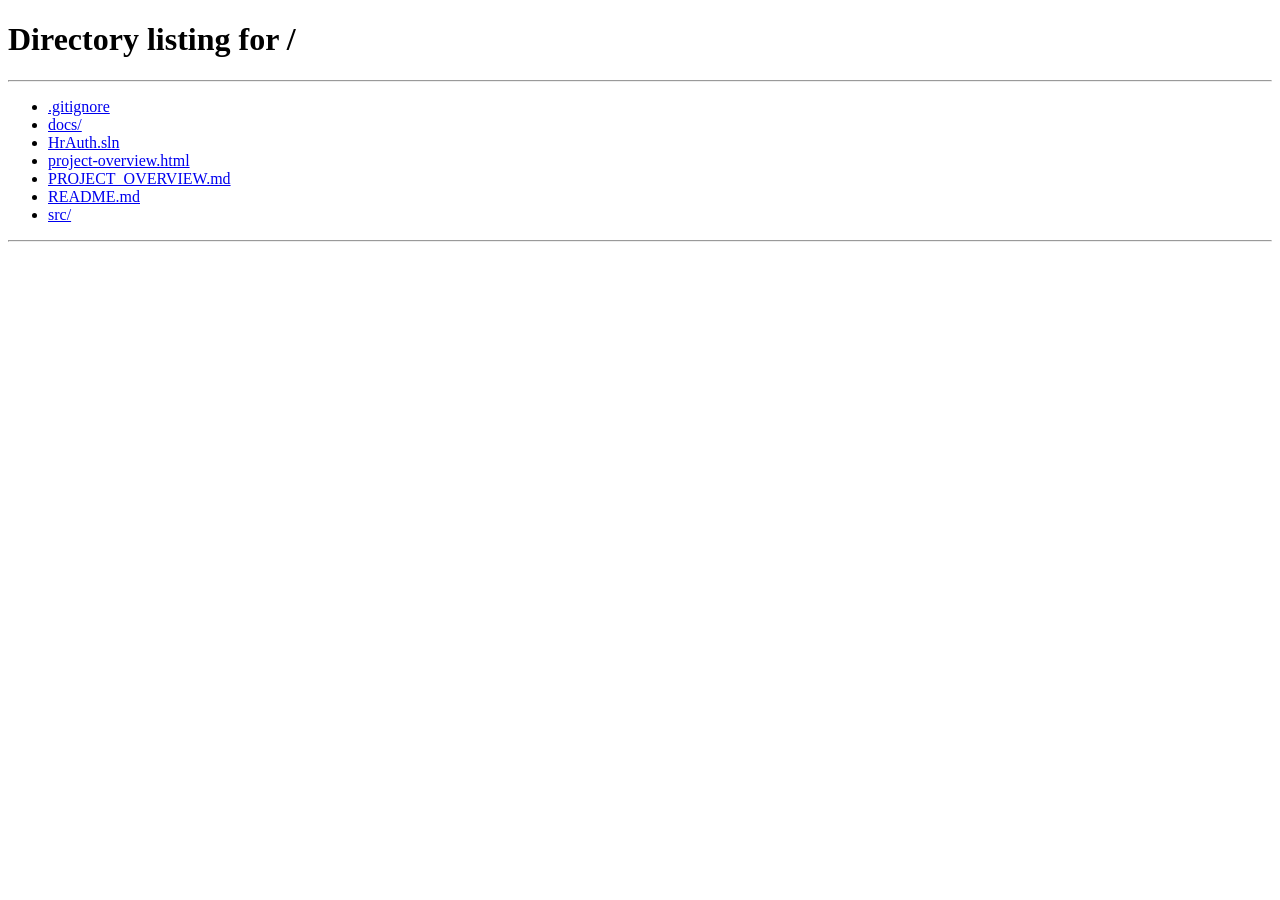
<file: src/HrAuth.WebApi/wwwroot/roles.html>
﻿<!DOCTYPE html>
<html lang="en">
<head>
  <meta charset="UTF-8" />
  <meta name="viewport" content="width=device-width, initial-scale=1.0" />
  <title>HrAuth â€” Roles</title>
  <link rel="stylesheet" href="styles.css" />
</head>
<body>
  <header class="topbar">
    <div class="topbar-brand">
      <div class="brand-mark sm">HR</div><span>HrAuth</span>
    </div>
    <nav class="topnav">
      <a href="dashboard.html">Dashboard</a>
      <a href="roster.html">Roster</a>
      <a href="upload.html">Upload attendance</a>
      <a href="employees.html">Employees</a>
      <a href="roles.html" class="active">Roles</a>
      <a href="reconciliation.html">Reconciliation</a>
      <a href="absent-report.html">Absent report</a>
    </nav>
    <div class="topbar-user">
      <span id="topbar-username" class="muted"></span>
      <button id="logout-btn" class="btn btn-ghost btn-sm">Sign out</button>
    </div>
  </header>

  <main class="dashboard">
    <section class="hero card">
      <div>
        <p class="muted">Access control</p>
        <h2>Roles</h2>
        <p class="muted small">
          Define roles in the catalog, then assign them to employees.
        </p>
      </div>
    </section>

    <section class="card">
      <div class="tabs">
        <button id="tab-catalog" class="tab active" type="button">Catalog</button>
        <button id="tab-assignment" class="tab" type="button">Assignment</button>
      </div>

      <!-- â”€â”€â”€â”€â”€ Catalog tab â”€â”€â”€â”€â”€ -->
      <div id="panel-catalog">
        <h3>Role catalog</h3>
        <p class="muted small">
          Names are case-sensitive. Deleting a role also removes it from any
          employees who had it.
        </p>

        <form id="add-form" class="role-add-row">
          <input id="add-name" type="text" placeholder="Role name (e.g. Admin)"
                 maxlength="64" required />
          <input id="add-desc" type="text"
                 placeholder="Description (optional)" maxlength="256" />
          <button id="add-btn" type="submit" class="btn btn-primary btn-inline">
            Add role
          </button>
        </form>
        <p id="catalog-error" class="error" hidden></p>

        <div class="table-wrap">
          <table class="data">
            <thead>
              <tr>
                <th>Name</th>
                <th>Description</th>
                <th>Assigned to</th>
                <th></th>
              </tr>
            </thead>
            <tbody id="catalog-rows">
              <tr><td colspan="4" class="muted">Loadingâ€¦</td></tr>
            </tbody>
          </table>
        </div>
      </div>

      <!-- â”€â”€â”€â”€â”€ Assignment tab â”€â”€â”€â”€â”€ -->
      <div id="panel-assignment" hidden>
        <h3>Employee assignments</h3>
        <div class="roster-controls">
          <div>
            <label for="emp-search">Search</label>
            <input id="emp-search" type="text"
                   placeholder="ID, username, or name (Arabic OK)" />
          </div>
          <div>
            <label for="emp-pagesize">Page size</label>
            <select id="emp-pagesize">
              <option>25</option><option>50</option><option>100</option>
            </select>
          </div>
        </div>
        <p id="assign-status" class="muted small">Loadingâ€¦</p>
        <p id="assign-error" class="error" hidden></p>

        <div class="table-wrap">
          <table class="data">
            <thead>
              <tr>
                <th>Employee ID</th>
                <th>Name</th>
                <th>Username</th>
                <th>Roles (click to toggle, then Save)</th>
                <th></th>
              </tr>
            </thead>
            <tbody id="assign-rows"></tbody>
          </table>
        </div>

        <div class="pagination">
          <button id="page-prev" class="btn btn-sm">â† Prev</button>
          <span id="page-label" class="muted small">Page 1</span>
          <button id="page-next" class="btn btn-sm">Next â†’</button>
        </div>
      </div>
    </section>
  </main>

  <p id="toast" class="toast" hidden></p>
  <script src="roles.js"></script>
</body>
</html>
</file>
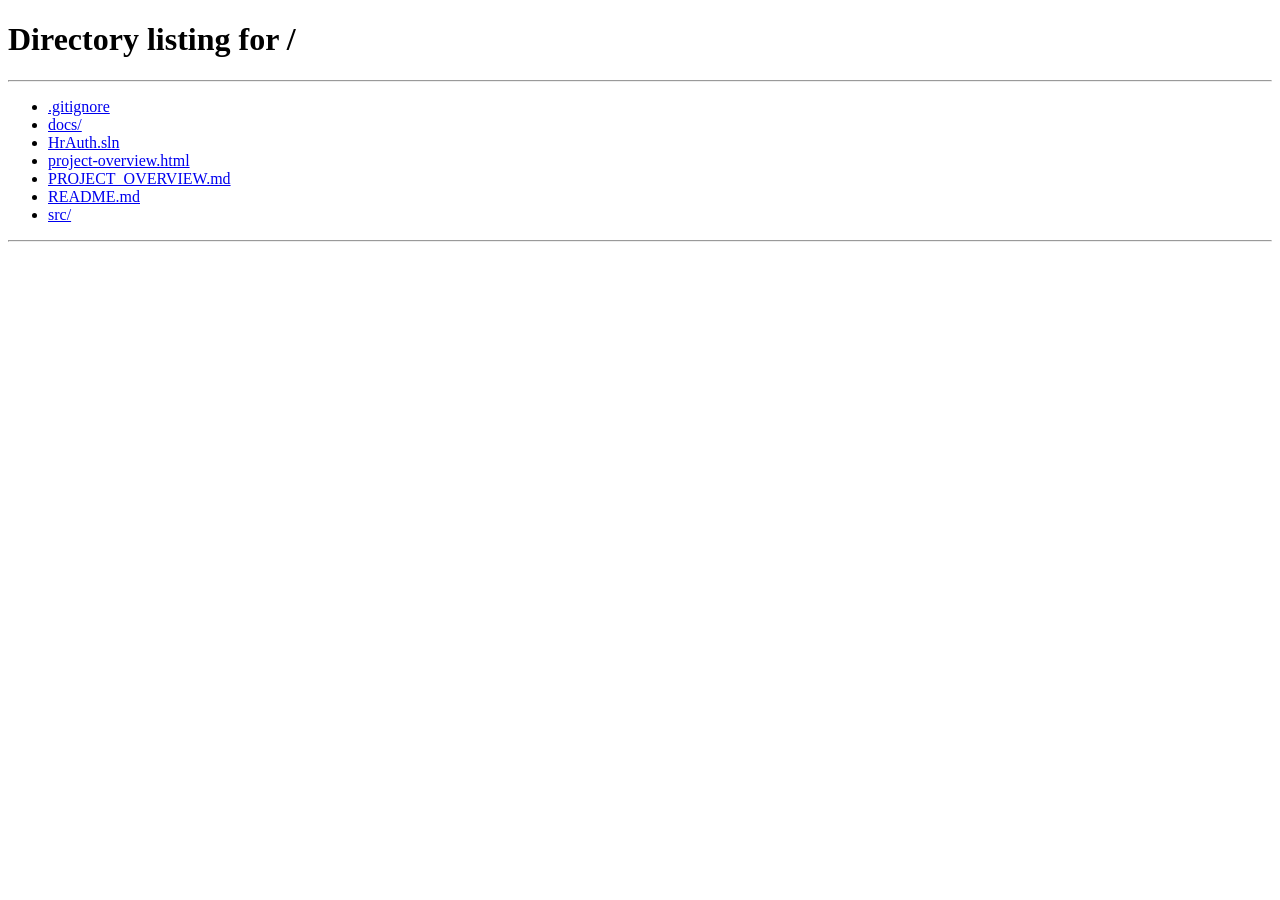
<file: src/HrAuth.WebApi/wwwroot/roster.html>
﻿<!DOCTYPE html>
<html lang="en">
<head>
  <meta charset="UTF-8" />
  <meta name="viewport" content="width=device-width, initial-scale=1.0" />
  <title>HrAuth â€” Employee Roster</title>
  <link rel="stylesheet" href="styles.css" />
</head>
<body>
  <header class="topbar">
    <div class="topbar-brand">
      <div class="brand-mark sm">HR</div><span>HrAuth</span>
    </div>
    <nav class="topnav">
      <a href="dashboard.html">Dashboard</a>
      <a href="roster.html" class="active">Roster</a>
      <a href="upload.html">Upload attendance</a>
      <a href="employees.html">Employees</a>
      <a href="roles.html">Roles</a>
      <a href="reconciliation.html">Reconciliation</a>
      <a href="absent-report.html">Absent report</a>
    </nav>
    <div class="topbar-user">
      <span id="topbar-username" class="muted"></span>
      <button id="logout-btn" class="btn btn-ghost btn-sm">Sign out</button>
    </div>
  </header>

  <main class="dashboard">
    <section class="hero card">
      <div>
        <p class="muted">Shift schedule</p>
        <h2>Employee roster</h2>
        <p class="muted small">Fetched from the SmartHCM roster service.</p>
      </div>
    </section>

    <section class="card">
      <h3>Look up roster</h3>
      <div class="roster-controls">
        <div>
          <label for="employeeId">Employee ID</label>
          <input id="employeeId" type="text" placeholder="00000314" />
        </div>
        <div>
          <label for="date">Date</label>
          <input id="date" type="date" />
        </div>
        <button id="fetch-btn" class="btn btn-primary btn-inline">
          <span class="btn-label">Get roster</span>
          <span class="spinner" hidden></span>
        </button>
      </div>
      <p id="roster-error" class="error" hidden></p>
    </section>

    <section id="roster-section" class="card" hidden>
      <div class="shift-head">
        <div>
          <span id="shift-name" class="pill pill-role">â€”</span>
          <span id="shift-range" class="shift-range"></span>
        </div>
        <span id="shift-meta" class="muted small"></span>
      </div>
      <div class="table-wrap">
        <table class="data">
          <thead>
            <tr>
              <th>#</th><th>Period</th><th>Start</th><th>End</th>
              <th>Required hours</th>
            </tr>
          </thead>
          <tbody id="period-rows"></tbody>
        </table>
      </div>
    </section>

    <section id="empty-section" class="card" hidden>
      <p id="empty-text" class="muted">No shift assigned.</p>
    </section>
  </main>

  <p id="toast" class="toast" hidden></p>
  <script src="roster.js"></script>
</body>
</html>
</file>
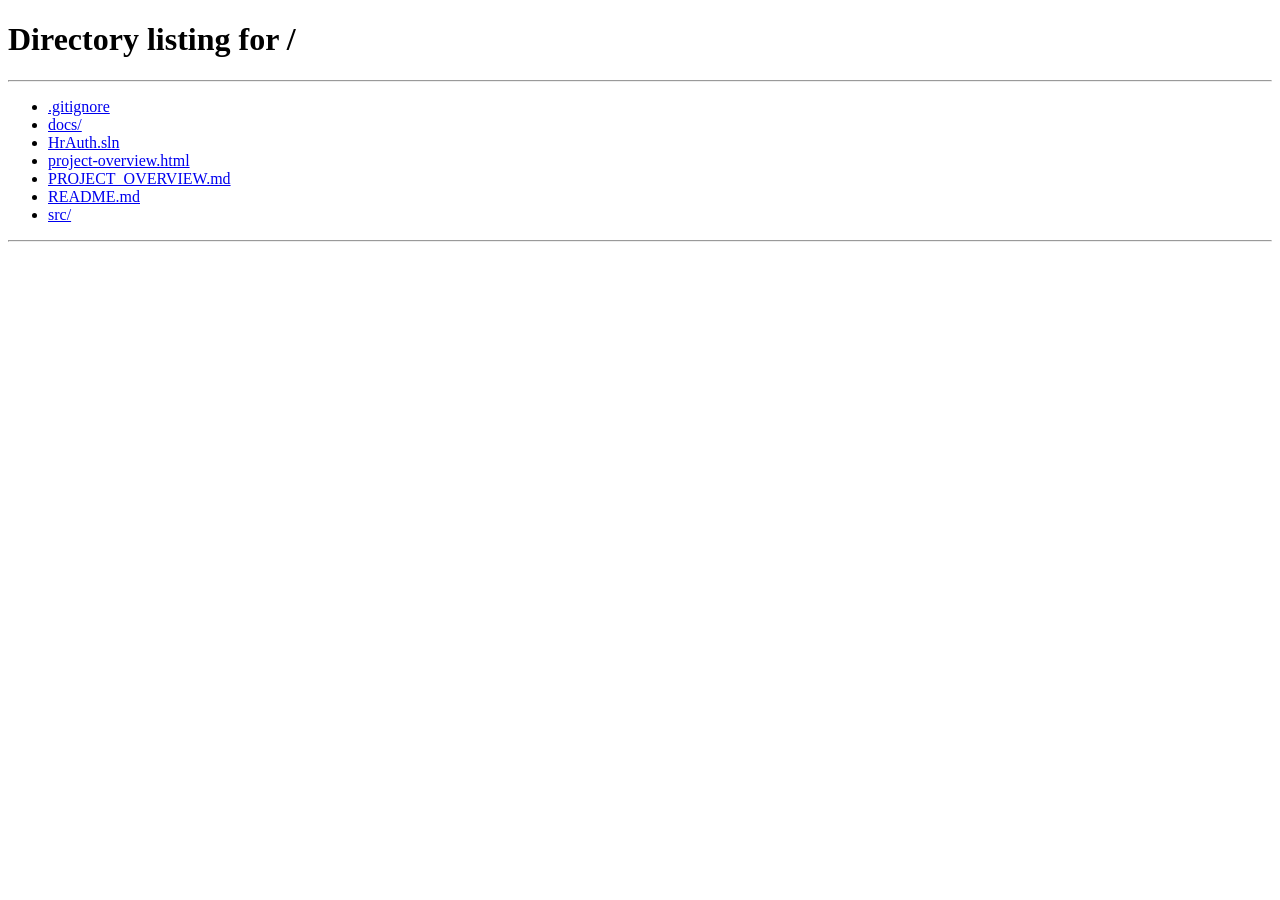
<file: src/HrAuth.WebApi/wwwroot/upload.html>
﻿<!DOCTYPE html>
<html lang="en">
<head>
  <meta charset="UTF-8" />
  <meta name="viewport" content="width=device-width, initial-scale=1.0" />
  <title>HrAuth â€” Upload Attendance</title>
  <link rel="stylesheet" href="styles.css" />
</head>
<body>
  <header class="topbar">
    <div class="topbar-brand">
      <div class="brand-mark sm">HR</div><span>HrAuth</span>
    </div>
    <nav class="topnav">
      <a href="dashboard.html">Dashboard</a>
      <a href="roster.html">Roster</a>
      <a href="upload.html" class="active">Upload attendance</a>
      <a href="employees.html">Employees</a>
      <a href="roles.html">Roles</a>
      <a href="reconciliation.html">Reconciliation</a>
      <a href="absent-report.html">Absent report</a>
    </nav>
    <div class="topbar-user">
      <span id="topbar-username" class="muted"></span>
      <button id="logout-btn" class="btn btn-ghost btn-sm">Sign out</button>
    </div>
  </header>

  <main class="dashboard">
    <section class="hero card">
      <div>
        <p class="muted">Attendance machine</p>
        <h2>Upload attendance data</h2>
        <p class="muted small">Employee IDs are normalized to 8 digits on upload.</p>
      </div>
    </section>

    <section class="card">
      <h3>Select file</h3>
      <div class="uploader">
        <p class="muted small">
          Expected line format:
          <code class="inline">EmployeeId Date Time Status Verify WorkCode Reserved</code>
          â€” e.g. <code class="inline">0002147 2025-12-01 06:18:17 1 0 1 0</code>
        </p>
        <div class="file-input-row">
          <input id="file" type="file" accept=".txt,.dat,.log,.csv" />
          <button id="upload-btn" class="btn btn-primary btn-inline">
            <span class="btn-label">Upload &amp; process</span>
            <span class="spinner" hidden></span>
          </button>
        </div>
        <p id="upload-error" class="error" hidden></p>
      </div>
    </section>

    <section id="result-section" class="card" hidden>
      <h3>Result â€” <span id="result-file" class="muted"></span></h3>
      <div class="stats">
        <div class="stat">
          <div id="stat-total" class="num">0</div><div class="lbl">Lines read</div>
        </div>
        <div class="stat ok">
          <div id="stat-imported" class="num">0</div><div class="lbl">Imported</div>
        </div>
        <div class="stat bad">
          <div id="stat-skipped" class="num">0</div><div class="lbl">Skipped</div>
        </div>
      </div>
      <div class="result-actions">
        <a id="view-recon" href="reconciliation.html" class="btn btn-primary btn-inline">
          View roster reconciliation â†’
        </a>
        <button id="download-btn" class="btn btn-sm">Download normalized file</button>
      </div>
      <div class="table-wrap">
        <table class="data">
          <thead>
            <tr>
              <th>#</th>
              <th>Original ID</th>
              <th>Employee ID (8-digit)</th>
              <th>Timestamp</th>
              <th>Status</th>
              <th>Verify</th>
              <th>WorkCode</th>
              <th>Reserved</th>
            </tr>
          </thead>
          <tbody id="result-rows"></tbody>
        </table>
      </div>
    </section>

    <section id="errors-section" class="card" hidden>
      <h3>Skipped lines</h3>
      <ul id="errors-list" class="errors-list"></ul>
    </section>
  </main>

  <p id="toast" class="toast" hidden></p>
  <script src="upload.js"></script>
</body>
</html>
</file>
<file: src/HrAuth.WebApi/wwwroot/styles.css>
:root {
  --bg: #0f172a;
  --surface: #ffffff;
  --primary: #4f46e5;
  --primary-dark: #4338ca;
  --text: #1e293b;
  --muted: #64748b;
  --border: #e2e8f0;
  --ok: #16a34a;
  --err: #dc2626;
  --radius: 14px;
}

* { box-sizing: border-box; margin: 0; padding: 0; }

body {
  font-family: "Segoe UI", system-ui, -apple-system, sans-serif;
  color: var(--text);
  background: #f1f5f9;
  min-height: 100vh;
}

.view { min-height: 100vh; }

/* ───────── Login ───────── */
.login-bg {
  display: flex;
  align-items: center;
  justify-content: center;
  padding: 24px;
  background: linear-gradient(135deg, #4f46e5 0%, #0f172a 100%);
}

.card {
  background: var(--surface);
  border: 1px solid var(--border);
  border-radius: var(--radius);
  padding: 28px;
  box-shadow: 0 10px 30px rgba(15, 23, 42, 0.08);
}

.auth-card { width: 100%; max-width: 380px; }

.brand { text-align: center; margin-bottom: 22px; }

.brand-mark {
  width: 56px; height: 56px;
  margin: 0 auto 12px;
  display: flex; align-items: center; justify-content: center;
  background: linear-gradient(135deg, var(--primary), var(--primary-dark));
  color: #fff; font-weight: 800; font-size: 20px;
  border-radius: 14px;
}
.brand-mark.sm { width: 34px; height: 34px; font-size: 13px; border-radius: 9px; margin: 0; }

.brand h1 { font-size: 22px; }

form { display: flex; flex-direction: column; gap: 6px; }
label { font-size: 13px; font-weight: 600; margin-top: 10px; }

input {
  padding: 11px 13px;
  border: 1px solid var(--border);
  border-radius: 10px;
  font-size: 14px;
  outline: none;
  transition: border-color .15s;
}
input:focus { border-color: var(--primary); }

/* ───────── Buttons ───────── */
.btn {
  cursor: pointer;
  border: 1px solid var(--border);
  background: #fff;
  color: var(--text);
  padding: 10px 16px;
  border-radius: 10px;
  font-size: 14px; font-weight: 600;
  transition: background .15s, transform .05s;
}
.btn:hover { background: #f8fafc; }
.btn:active { transform: scale(.98); }
.btn:disabled { opacity: .6; cursor: not-allowed; }

.btn-primary {
  margin-top: 18px;
  background: var(--primary); color: #fff; border-color: var(--primary);
  display: flex; align-items: center; justify-content: center; gap: 8px;
}
.btn-primary:hover { background: var(--primary-dark); }

.btn-ghost { background: transparent; border-color: transparent; color: var(--muted); }
.btn-ghost:hover { background: #f1f5f9; }
.btn-sm { padding: 7px 12px; font-size: 13px; }

.spinner {
  width: 16px; height: 16px;
  border: 2px solid rgba(255, 255, 255, .4);
  border-top-color: #fff;
  border-radius: 50%;
  animation: spin .7s linear infinite;
}
@keyframes spin { to { transform: rotate(360deg); } }

/* ───────── Text helpers ───────── */
.muted { color: var(--muted); }
.small { font-size: 12px; }
.error {
  margin-top: 12px; padding: 9px 12px;
  background: #fef2f2; color: var(--err);
  border: 1px solid #fecaca; border-radius: 9px;
  font-size: 13px;
}

/* ───────── Dashboard ───────── */
.topbar {
  display: flex; align-items: center; justify-content: space-between;
  padding: 14px 28px;
  background: var(--surface);
  border-bottom: 1px solid var(--border);
}
.topbar-brand { display: flex; align-items: center; gap: 10px; font-weight: 700; }
.topbar-user { display: flex; align-items: center; gap: 14px; }

.topnav { display: flex; gap: 4px; flex-wrap: wrap; }
.topnav a {
  padding: 7px 14px; border-radius: 9px;
  font-size: 14px; font-weight: 600;
  color: var(--muted); text-decoration: none;
  transition: background .15s, color .15s;
}
.topnav a:hover { background: #f1f5f9; color: var(--text); }
.topnav a.active { background: #e0e7ff; color: var(--primary-dark); }

.dashboard {
  max-width: 960px;
  margin: 0 auto;
  padding: 28px 24px;
  display: flex; flex-direction: column; gap: 18px;
}

.hero {
  display: flex; align-items: center; justify-content: space-between;
  background: linear-gradient(135deg, #4f46e5 0%, #6d28d9 100%);
  color: #fff; border: none;
}
.hero .muted { color: rgba(255, 255, 255, .75); }
.hero h2 { font-size: 26px; margin: 2px 0; }

.grid {
  display: grid;
  grid-template-columns: 1fr 1fr;
  gap: 18px;
}
.span-2 { grid-column: 1 / -1; }
@media (max-width: 680px) { .grid { grid-template-columns: 1fr; } }

.card h3 { font-size: 15px; margin-bottom: 14px; }

.kv { display: grid; grid-template-columns: 130px 1fr; gap: 10px 12px; font-size: 14px; }
.kv dt { color: var(--muted); }
.kv dd { font-weight: 600; word-break: break-word; }

.roles { display: flex; flex-wrap: wrap; gap: 6px; }

.pill {
  display: inline-block;
  padding: 3px 10px;
  border-radius: 999px;
  font-size: 12px; font-weight: 700;
  background: #e2e8f0; color: var(--muted);
}
.pill-role { background: #e0e7ff; color: var(--primary-dark); }
.pill-admin { background: rgba(255, 255, 255, .2); color: #fff; }
.pill-ok { background: #dcfce7; color: var(--ok); }
.pill-bad { background: #fee2e2; color: var(--err); }
.pill-warn { background: #fef3c7; color: #b45309; }

.actions { display: flex; gap: 8px; margin-top: 16px; }

.token {
  display: block;
  background: #0f172a; color: #93c5fd;
  padding: 12px; border-radius: 9px;
  font-family: "Cascadia Code", Consolas, monospace;
  font-size: 12px; word-break: break-all;
  margin-bottom: 12px;
}

/* ───────── Toast ───────── */
.toast {
  position: fixed; bottom: 24px; left: 50%;
  transform: translateX(-50%);
  background: #0f172a; color: #fff;
  padding: 11px 20px; border-radius: 10px;
  font-size: 13px; font-weight: 600;
  box-shadow: 0 8px 24px rgba(0, 0, 0, .25);
}

/* ───────── Upload page ───────── */
.uploader { display: flex; flex-direction: column; gap: 12px; }

.btn-inline { margin-top: 0; }

code.inline {
  background: #f1f5f9; padding: 2px 6px; border-radius: 5px;
  font-family: "Cascadia Code", Consolas, monospace; font-size: 12px;
}

.file-input-row {
  display: flex; gap: 10px; flex-wrap: wrap; align-items: center;
}
input[type="file"] {
  flex: 1; min-width: 220px;
  padding: 9px; border: 1px dashed var(--border);
  border-radius: 10px; background: #f8fafc; font-size: 13px;
}

.stats { display: flex; gap: 12px; flex-wrap: wrap; }
.stat {
  flex: 1; min-width: 110px;
  background: #f8fafc; border: 1px solid var(--border);
  border-radius: 10px; padding: 12px 14px;
}
.stat .num { font-size: 22px; font-weight: 800; }
.stat .lbl { font-size: 12px; color: var(--muted); }
.stat.ok .num { color: var(--ok); }
.stat.bad .num { color: var(--err); }
.stat.warn .num { color: #d97706; }

.result-actions { margin: 14px 0; }

.table-wrap { overflow-x: auto; }
table.data { width: 100%; border-collapse: collapse; font-size: 13px; }
table.data th, table.data td {
  text-align: left; padding: 8px 10px;
  border-bottom: 1px solid var(--border);
  white-space: nowrap;
}
table.data th {
  font-size: 11px; color: var(--muted);
  text-transform: uppercase; letter-spacing: .03em;
}
table.data tbody tr:hover { background: #f8fafc; }

.id-badge {
  font-family: "Cascadia Code", Consolas, monospace;
  font-weight: 700; color: var(--primary-dark);
}
.id-old {
  font-family: "Cascadia Code", Consolas, monospace;
  color: var(--muted);
}

.errors-list {
  list-style: none; font-size: 13px; color: var(--err);
  display: flex; flex-direction: column; gap: 5px;
}

/* ───────── Roster page ───────── */
.roster-controls {
  display: flex; gap: 12px; flex-wrap: wrap; align-items: flex-end;
}
.roster-controls > div { display: flex; flex-direction: column; gap: 4px; }
.roster-controls label { margin-top: 0; }
.roster-controls input { min-width: 170px; }

.shift-head {
  display: flex; align-items: center; justify-content: space-between;
  flex-wrap: wrap; gap: 8px; margin-bottom: 14px;
}
.shift-range { font-weight: 700; font-size: 15px; }

/* ───────── Reconciliation ───────── */
.periods-cell { white-space: normal; line-height: 2.1; }
.periods-cell .pill { margin: 2px 4px 2px 0; }
.rec-allgood {
  margin: 12px 0; padding: 10px 14px;
  background: #dcfce7; color: var(--ok);
  border: 1px solid #bbf7d0; border-radius: 9px;
  font-size: 13px; font-weight: 600;
}

/* Clickable stat cards — used as one-click filter shortcuts. */
.stats-clickable .stat {
  cursor: pointer;
  border: 1px solid var(--border);
  text-align: left;
  font: inherit; color: inherit;
  position: relative;
  transition: background .12s, transform .05s, box-shadow .12s,
              border-color .12s;
}
.stats-clickable .stat:hover {
  background: #eef2ff; box-shadow: 0 2px 8px rgba(15,23,42,.06);
}
.stats-clickable .stat:active { transform: scale(.98); }
.stats-clickable .stat.active {
  border-color: var(--primary);
  box-shadow: 0 0 0 2px rgba(79, 70, 229, .18);
  background: #eef2ff;
}
.stats-clickable .stat.active::after {
  content: "●"; position: absolute; top: 6px; right: 9px;
  color: var(--primary); font-size: 9px;
}

/* ───────── Filter panel ───────── */
.filter-panel {
  margin: 16px 0 14px;
  padding: 16px 18px;
  background: linear-gradient(180deg, #ffffff 0%, #f8fafc 100%);
  border: 1px solid var(--border);
  border-radius: 12px;
  box-shadow: 0 1px 2px rgba(15,23,42,.04);
}

.filter-panel-head {
  display: flex; align-items: center; justify-content: space-between;
  flex-wrap: wrap; gap: 10px;
  margin-bottom: 14px;
  padding-bottom: 10px;
  border-bottom: 1px dashed var(--border);
}
.filter-title {
  display: flex; align-items: center; gap: 8px;
  font-size: 14px; font-weight: 700; color: var(--text);
}
.filter-icon {
  display: inline-flex; align-items: center; justify-content: center;
  width: 26px; height: 26px; border-radius: 8px;
  background: #e0e7ff; color: var(--primary-dark);
  font-size: 14px;
}
.dirty-dot {
  display: inline-block;
  width: 8px; height: 8px; border-radius: 50%;
  background: #f59e0b;
  box-shadow: 0 0 0 3px rgba(245, 158, 11, .18);
}

.filter-grid {
  display: grid;
  grid-template-columns: 2fr 1fr 1fr;
  gap: 12px;
  margin-bottom: 12px;
}
@media (max-width: 720px) {
  .filter-grid { grid-template-columns: 1fr; }
}
.filter-field { display: flex; flex-direction: column; gap: 4px; }
.filter-field-wide { /* search column gets more room */ }
.filter-field label {
  font-size: 11px; font-weight: 700; color: var(--muted);
  margin-top: 0; text-transform: uppercase; letter-spacing: .05em;
}
.filter-field input[type="text"],
.filter-field input[type="date"] {
  padding: 9px 12px; font-size: 13px;
  background: #fff;
}

.input-with-icon { position: relative; }
.input-with-icon .input-icon {
  position: absolute; left: 11px; top: 50%;
  transform: translateY(-50%);
  font-size: 12px; opacity: .55;
  pointer-events: none;
}
.input-with-icon input { padding-left: 30px !important; width: 100%; }

.filter-row {
  display: flex; align-items: center; flex-wrap: wrap;
  gap: 10px 14px;
  padding: 10px 0;
  border-top: 1px dashed var(--border);
}
.filter-row-label {
  font-size: 11px; font-weight: 700; color: var(--muted);
  text-transform: uppercase; letter-spacing: .05em;
  min-width: 64px;
}

.chips { display: flex; flex-wrap: wrap; gap: 6px; }
.chip {
  display: inline-flex; align-items: center; gap: 7px;
  padding: 6px 12px; font-size: 12px; font-weight: 600;
  background: #fff; border: 1px solid var(--border);
  border-radius: 999px; cursor: pointer;
  color: var(--muted); user-select: none;
  transition: background .12s, color .12s, border-color .12s;
}
.chip input {
  /* visually hidden but still focusable for keyboard users */
  position: absolute; opacity: 0; width: 1px; height: 1px;
  pointer-events: none;
}
.chip .chip-dot {
  width: 9px; height: 9px; border-radius: 50%;
  background: #cbd5e1; flex: 0 0 9px;
  transition: background .12s;
}
.chip:hover { border-color: #cbd5e1; color: var(--text); }

/* When the JS adds .checked, paint the chip in its semantic color. */
.chip.checked { color: var(--text); }
.chip.chip-warn.checked {
  background: #fef3c7; border-color: #fde68a; color: #92400e;
}
.chip.chip-warn.checked .chip-dot { background: #d97706; }
.chip.chip-bad.checked {
  background: #fee2e2; border-color: #fecaca; color: var(--err);
}
.chip.chip-bad.checked .chip-dot { background: var(--err); }
.chip.chip-ok.checked {
  background: #dcfce7; border-color: #bbf7d0; color: var(--ok);
}
.chip.chip-ok.checked .chip-dot { background: var(--ok); }
.chip.chip-mute.checked {
  background: #e2e8f0; border-color: #cbd5e1; color: var(--text);
}
.chip.chip-mute.checked .chip-dot { background: var(--muted); }

/* Keyboard focus ring on the (hidden) input -> show on the chip. */
.chip input:focus-visible + .chip-dot,
.chip:focus-within {
  outline: 2px solid var(--primary); outline-offset: 2px;
}

.filter-actions-row {
  display: flex; justify-content: flex-end; gap: 8px;
  margin-top: 12px;
  padding-top: 12px;
  border-top: 1px solid var(--border);
}
#f-apply { margin-top: 0; padding: 8px 18px; }
#f-apply.is-dirty {
  animation: pulseApply 1.4s ease-in-out infinite;
}
@keyframes pulseApply {
  0%, 100% { box-shadow: 0 0 0 0 rgba(79, 70, 229, .45); }
  50%      { box-shadow: 0 0 0 6px rgba(79, 70, 229, 0); }
}

/* ───────── Clickable rows + expandable detail ───────── */
.data-clickable tbody tr.clickable-row { cursor: pointer; }
.data-clickable tbody tr.clickable-row:hover { background: #eef2ff; }
.data-clickable tbody tr.row-open {
  background: #eef2ff;
}
.data-clickable tbody tr.row-open td { border-bottom-color: transparent; }
.chev-cell {
  width: 24px; color: var(--primary);
  font-family: "Cascadia Code", Consolas, monospace;
  font-weight: 700;
}
.detail-row > td {
  background: #f8fafc; padding: 16px 20px;
  border-bottom: 2px solid var(--border);
  border-left: 3px solid var(--primary);
}
.detail-head { display: flex; justify-content: space-between; align-items: baseline; }
.detail-title { font-weight: 700; font-size: 15px; }
table.data-inner { background: #fff; border: 1px solid var(--border); border-radius: 8px; }
table.data-inner th,
table.data-inner td { white-space: nowrap; }

.empty-row {
  text-align: center; padding: 22px;
  color: var(--muted); font-style: italic;
}


/* ───────── Roles page ───────── */
.tabs {
  display: flex; gap: 4px; border-bottom: 1px solid #e2e8f0;
  margin-bottom: 16px;
}
.tab {
  background: transparent; border: 0; padding: 10px 16px;
  font-size: 14px; font-weight: 600; color: var(--muted);
  cursor: pointer; border-bottom: 2px solid transparent;
}
.tab:hover { color: var(--text); }
.tab.active { color: var(--primary-dark); border-bottom-color: var(--primary); }

.role-add-row {
  display: flex; gap: 8px; flex-wrap: wrap; margin: 8px 0 12px;
}
.role-add-row input[type="text"] { flex: 1; min-width: 180px; }

.row-actions { display: flex; gap: 6px; white-space: nowrap; }
.btn-danger {
  border-color: #fecaca; color: var(--err); background: #fff;
}
.btn-danger:hover { background: #fef2f2; }

.desc-input {
  width: 100%; padding: 7px 10px; border: 1px solid #e2e8f0;
  border-radius: 8px; font: inherit; font-size: 13px;
}

.role-checks {
  display: flex; flex-wrap: wrap; gap: 4px 12px;
  max-width: 460px; line-height: 1.9;
}
.role-check {
  display: inline-flex; align-items: center; gap: 5px;
  font-size: 13px; cursor: pointer;
}

.pagination {
  display: flex; align-items: center; gap: 12px;
  margin-top: 14px; justify-content: flex-end;
}

.warnings { list-style: disc; margin-left: 18px; font-size: 13px; }

.hero-stats {
  display: flex; flex-direction: column; align-items: flex-end;
  gap: 2px;
}
.hero-stats .num { font-size: 28px; font-weight: 800; }
.hero-stats .lbl { font-size: 12px; opacity: .8; }
</file>
